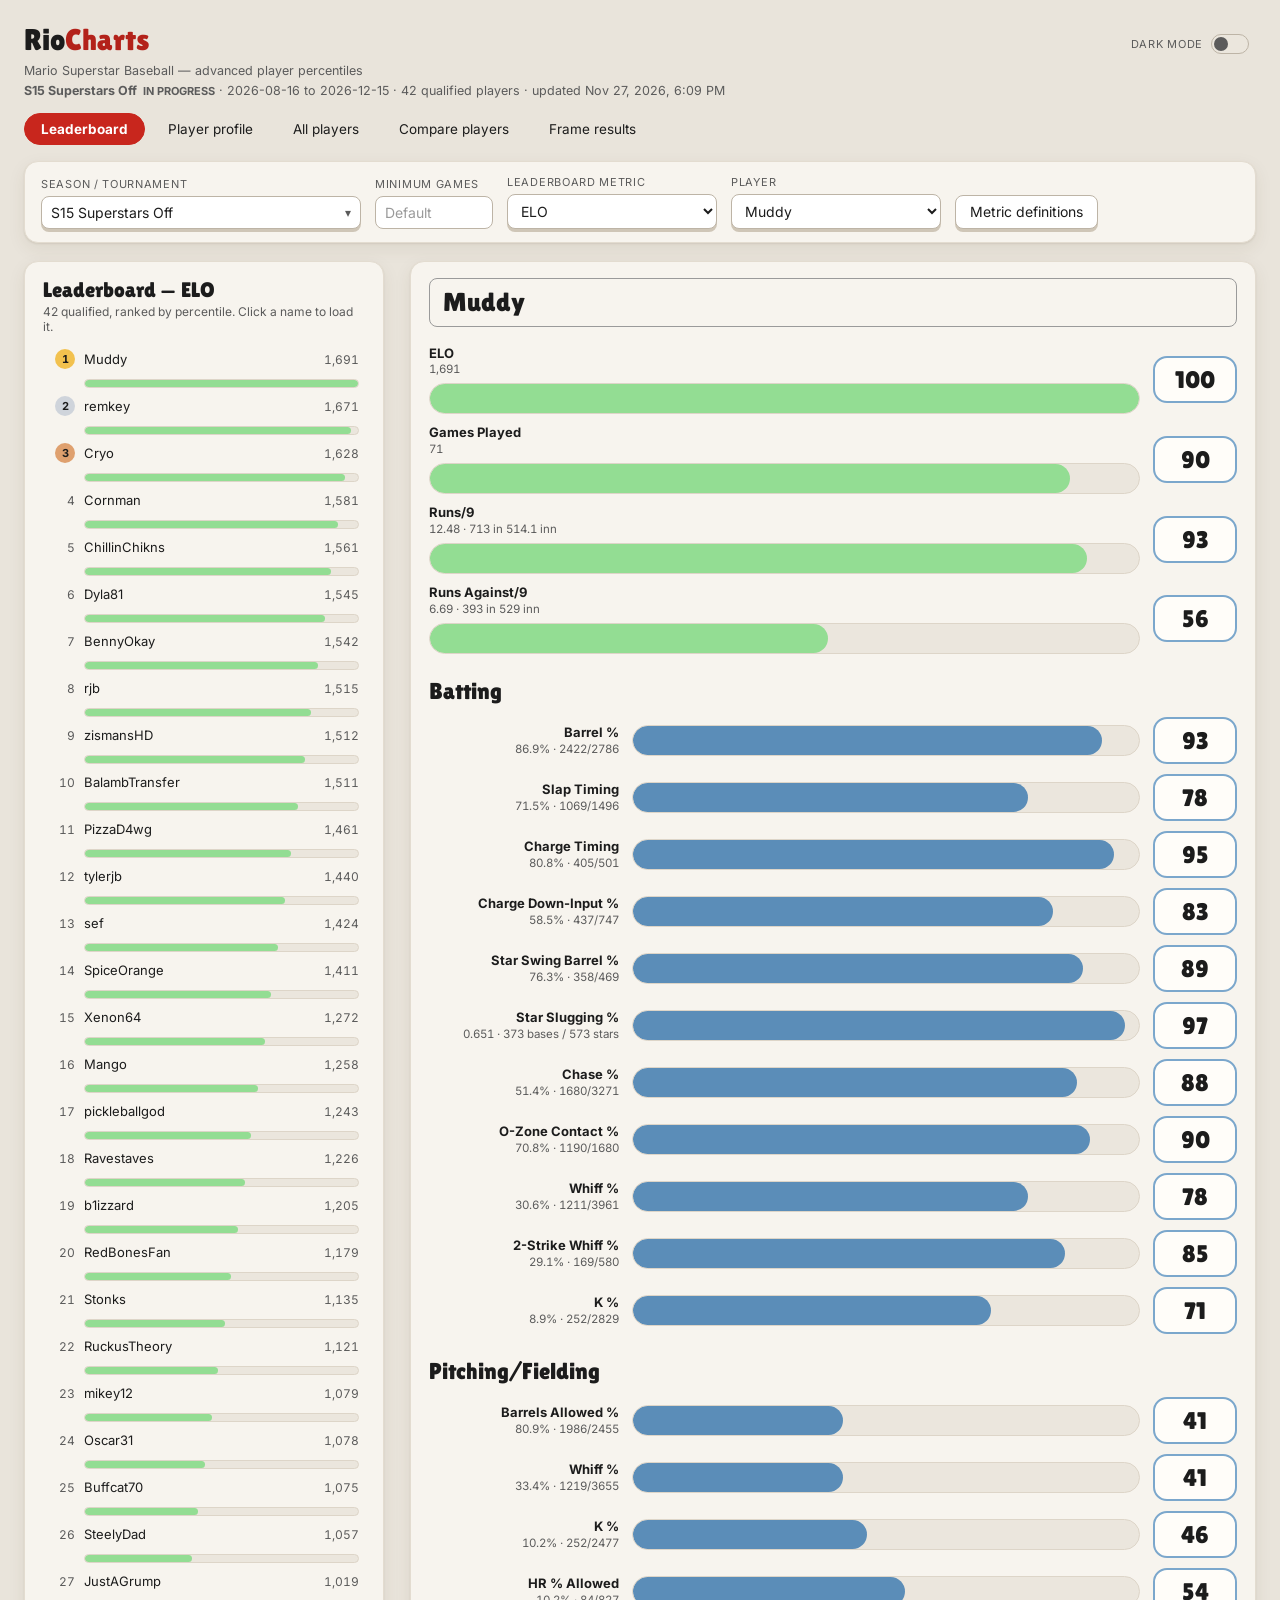
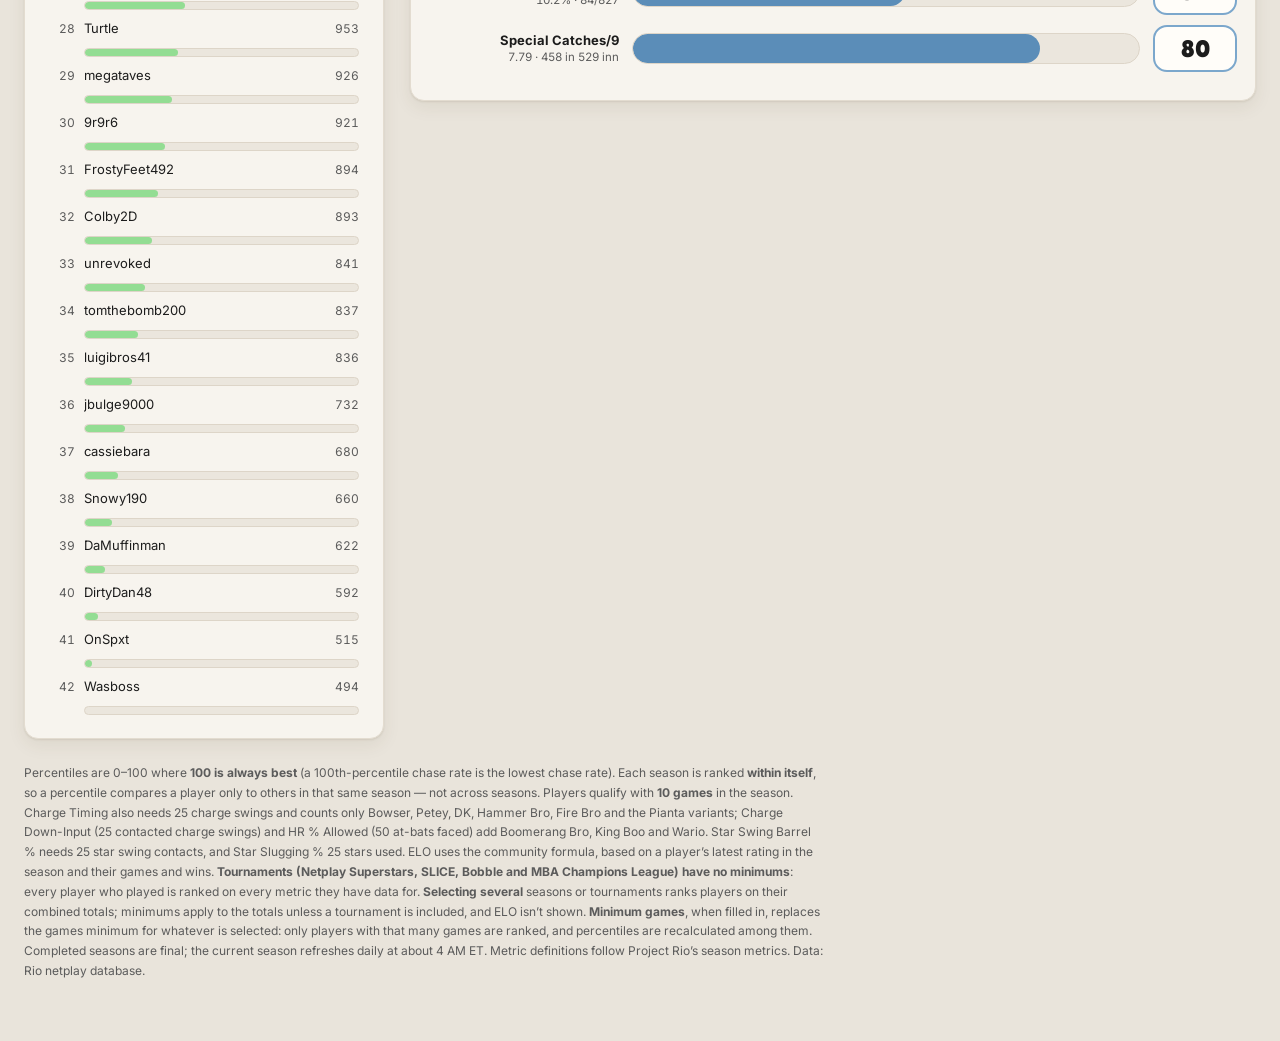
<file: site/index.html>
<!DOCTYPE html>
<html lang="en">
<head>
<meta charset="utf-8">
<meta name="viewport" content="width=device-width, initial-scale=1">
<title>RioCharts</title>
<script>
/* Apply a saved theme before the first paint, so a reload in dark mode doesn't flash light. */
try{var t=localStorage.getItem("mssb-theme");if(t==="dark"||t==="light")document.documentElement.setAttribute("data-theme",t);}catch(e){}
</script>
<link rel="stylesheet" href="shared.css">
<style>
  .season-field{width:320px;max-width:100%}
  .cols{display:grid;grid-template-columns:360px minmax(0,1fr);gap:26px;align-items:start}
  @media(max-width:1040px){.cols{grid-template-columns:1fr}}

  /* ---- leaderboard ---- */
  .lb-row{display:grid;grid-template-columns:26px minmax(0,1fr) 54px;gap:9px;align-items:center;
          padding:5px 2px;border-bottom:1px solid var(--rowline);font-size:13px}
  .lb-row:last-child{border-bottom:none}
  .lb-rank{color:var(--muted);text-align:right;font-variant-numeric:tabular-nums;font-size:12px}
  .lb-name{overflow:hidden;text-overflow:ellipsis;white-space:nowrap;cursor:pointer}
  .lb-name:hover{text-decoration:underline}
  .lb-val{text-align:right;font-variant-numeric:tabular-nums;color:var(--muted);font-size:12px}
  .lb-barwrap{grid-column:2/4}
  .lb-track{background:var(--track);border:1px solid var(--trackline);height:9px;margin-top:3px}
  .lb-track>i{display:block;height:100%}

  /* ---- player name ---- */
  .pname{margin-bottom:18px}
  .pname .box{background:var(--chrome);border:1px solid var(--boxborder);padding:7px 13px;
              font-size:26px;line-height:1.25;overflow:hidden;text-overflow:ellipsis;white-space:nowrap}

  /* ---- slider rows ---- */
  .srow{display:grid;grid-template-columns:190px minmax(0,1fr) 84px;gap:13px;
        align-items:center;margin-bottom:10px}
  .srow.gen{grid-template-columns:minmax(0,1fr) 84px}
  .gstack{display:flex;flex-direction:column;gap:6px;min-width:0}
  .slab{font-size:13px;font-weight:700;text-align:right;line-height:1.3}
  .srow.gen .slab{text-align:left}
</style>
<!-- Last, so it wins ties with the page styles above. -->
<link rel="stylesheet" href="playful.css">
</head>
<body>
<div class="wrap">
<header>
  <div class="topbar">
    <h1>Rio<b>Charts</b></h1>
    <button type="button" class="theme-toggle" id="theme-toggle" role="switch" aria-checked="false">
      <span>Dark mode</span><span class="tt-track" aria-hidden="true"><span class="tt-knob"></span></span>
    </button>
  </div>
  <p id="meta" class="meta">Mario Superstar Baseball &mdash; advanced player percentiles</p>
  <nav class="tabs" aria-label="Pages">
    <a href="index.html" aria-current="page">Leaderboard</a>
    <a href="profile.html">Player profile</a>
    <a href="players.html">All players</a>
    <a href="compare.html">Compare players</a>
    <a href="frames.html">Frame results</a>
  </nav>
</header>

<div id="warn"></div>

<div class="controls">
  <div class="season-field">
    <label for="season-btn">Season / Tournament</label>
    <div id="season-picker"></div>
  </div>
  <div>
    <label for="min-games">Minimum games</label>
    <input type="number" id="min-games" class="min-games" min="1" max="999" step="1" inputmode="numeric"
           placeholder="Default" title="Only rank players with at least this many games. Blank: the usual rules.">
  </div>
  <div>
    <label for="metric">Leaderboard metric</label>
    <select id="metric"></select>
  </div>
  <div>
    <label for="player">Player</label>
    <select id="player"></select>
  </div>
  <div>
    <button type="button" class="btn" id="defs-btn">Metric definitions</button>
  </div>
</div>

<div class="mode-note" id="mode-note" role="note" hidden></div>

<div class="cols">
  <div class="panel">
    <h2 id="lb-title">Leaderboard</h2>
    <p class="sub" id="lb-sub">Ranked by the selected metric&rsquo;s percentile. Click a name to load it.</p>
    <div id="lb"></div>
  </div>
  <div class="panel">
    <div class="pname">
      <div class="box" id="pd-title">Player</div>
    </div>
    <div id="pd"></div>
  </div>
</div>

<footer>
  Percentiles are 0&ndash;100 where <b>100 is always best</b> (a 100th-percentile chase rate is
  the lowest chase rate). Each season is ranked <b>within itself</b>, so a percentile compares a
  player only to others in that same season &mdash; not across seasons.
  Players qualify with <b>10 games</b> in the season. Charge Timing also needs 25 charge swings
  and counts only Bowser, Petey, DK, Hammer Bro, Fire Bro and the Pianta variants; Charge Down-Input
  (25 contacted charge swings) and HR&nbsp;% Allowed (50 at-bats faced) add Boomerang Bro, King Boo
  and Wario. Star Swing Barrel % needs 25 star swing contacts, and Star Slugging % 25 stars used.
  ELO uses the community formula, based on a player&rsquo;s latest rating in the season and their
  games and wins.
  <b>Tournaments (Netplay Superstars, SLICE, Bobble and MBA Champions League) have no minimums</b>: every
  player who played is ranked on every metric they have data for.
  <b>Selecting several</b> seasons or tournaments ranks players on their combined totals; minimums
  apply to the totals unless a tournament is included, and ELO isn&rsquo;t shown.
  <b>Minimum games</b>, when filled in, replaces the games minimum for whatever is selected: only
  players with that many games are ranked, and percentiles are recalculated among them.
  Completed seasons are final; the current season refreshes daily at about 4&nbsp;AM&nbsp;ET.
  Metric definitions follow Project Rio&rsquo;s season metrics. Data: Rio netplay database.
</footer>
</div>

<!-- The manifest lists every season; each season's players live in their own
     file under data/seasons/ and are loaded on demand by shared.js. -->
<script src="data/manifest.js"></script>
<script src="shared.js"></script>
<script>
"use strict";
const {METRICS, GROUPS, GCOLOR, fmt, menuLabel, esc, whyNot} = MSSB;
let S = null, curKey = "";   /* the selection on screen, and the key of the one last picked */
let picker = null, minGames = null;

function init(){
  document.getElementById("defs-btn").onclick = MSSB.openDefinitions;
  if(!MSSB.seasons.length){
    document.getElementById("warn").innerHTML = `<div class="warn">No season data found. Run
      <code>python build_seasons.py</code> to generate <code>site/data/</code>.</div>`;
    return;
  }

  const ms = document.getElementById("metric");
  METRICS.forEach(x=>{
    const o=document.createElement("option"); o.value=x.k; o.textContent=menuLabel(x);
    ms.appendChild(o);
  });
  ms.value = "gen_adjusted_elo";

  const start = [MSSB.latestSeason().slug];   /* newest season by default */
  picker = MSSB.seasonPicker(document.getElementById("season-picker"),
                             {selected: start, onChange: selectSeason, buttonId: "season-btn"});

  ms.onchange = renderLB;
  document.getElementById("player").onchange = renderPlayer;
  let typing;
  document.getElementById("min-games").addEventListener("input", e=>{
    clearTimeout(typing);
    typing = setTimeout(()=>{
      const next = MSSB.parseMinGames(e.target.value);
      if(next === minGames) return;
      minGames = next;
      selectSeason(picker.get());
    }, 250);
  });

  selectSeason(start);
}

/* slugs: one season/tournament, or several to combine. */
function selectSeason(slugs){
  const key = MSSB.selectionKey(slugs) + "@" + (minGames ?? "");
  curKey = key;
  let settled = false;
  /* Only flash "Loading" when the files are actually slow to arrive. */
  setTimeout(()=>{
    if(settled || curKey!==key) return;
    document.getElementById("lb").innerHTML =
      `<p class="sub">Loading ${esc(MSSB.selectionLabel(slugs))}&hellip;</p>`;
    document.getElementById("pd").innerHTML = "";
  }, 150);
  MSSB.loadSelection(slugs, minGames).then(
    season=>{ settled = true; if(curKey===key) show(season); },
    err=>{
      settled = true;
      if(curKey!==key) return;
      S = null;
      document.getElementById("lb").innerHTML = "";
      document.getElementById("pd").innerHTML = "";
      document.getElementById("warn").innerHTML = `<div class="warn">${esc(err.message)}</div>`;
    });
}

function show(season){
  const s = season.entry, ps = document.getElementById("player"), keep = ps.value;
  S = season;
  document.getElementById("warn").innerHTML = season.missing.length
    ? `<div class="warn"><b>${esc(s.name)}: missing ${season.missing.length} expected metric(s)
        or field(s):</b> ${esc(season.missing.join(", "))}.<br>Re-run
        <code>build_seasons.py</code>; if that doesn't fix it, the data and this page
        have diverged.</div>`
    : "";

  const tournament = MSSB.isTournament(s), combined = MSSB.isCombined(s), open = MSSB.noMinimums(s);
  const min = s.minGames ?? null, games = n => `${n} game${n===1 ? "" : "s"}`;
  const parts = combined
    ? [s.seasonCount && `${s.seasonCount} season${s.seasonCount===1 ? "" : "s"}`,
       s.tournamentCount && `${s.tournamentCount} tournament${s.tournamentCount===1 ? "" : "s"}`]
        .filter(Boolean).join(" + ") + " combined" : "";
  document.getElementById("meta").innerHTML =
    `Mario Superstar Baseball &mdash; advanced player percentiles` +
    `<br><b title="${esc(s.name)}">${esc(combined ? s.label : s.name)}</b>` + MSSB.badge(s) +
    (combined ? ` &middot; ${esc(parts)}` : "") +
    ` &middot; ${esc(s.start)} to ${esc(s.end)}` +
    (min != null ? ` &middot; ${s.qualified} players with ${min}+ games`
     : open ? ` &middot; ${s.players} players &middot; no minimums`
     : ` &middot; ${s.qualified} qualified players`) +
    ` &middot; updated ${esc(MSSB.updatedLabel(s))}`;
  /* The rule sentence: the minimum games filter when it's set, otherwise the
     selection's own minimums. */
  const rule = min != null
    ? `<b>Minimum ${games(min)}${combined ? " across the selection" : ""}:</b> only players with at least
       that many are ranked, and percentiles are recalculated among them. ` +
      (open ? `No other minimums apply.`
            : `This replaces the usual ${MSSB.DEFAULT_MIN_GAMES}-game minimum; the other minimums
               (such as 25 charge swings) still apply.`)
    : combined
      ? (s.includesTournament
          ? `Includes a tournament, so no minimums apply.`
          : `Season minimums apply to the combined totals (10 games, and so on).`)
      : tournament ? esc(MSSB.TOURNAMENT_NOTE) : "";
  const note = document.getElementById("mode-note");
  note.hidden = !(tournament || combined || min != null);
  note.innerHTML = (combined
    ? `<b>Combined selection:</b> ${esc(s.name)}. Players are ranked on their totals across all of
       them. <b>${esc(MSSB.ELO_NOTE)}</b> `
    : tournament
      ? `<b>${esc(MSSB.tournamentSeries(s))} tournament${min != null ? "." : ": no minimums."}</b> ` : "") + rule;

  ps.innerHTML = "";
  season.players.forEach(x=>{   /* already sorted by name */
    const o=document.createElement("option"); o.value=x.name; o.textContent=x.name;
    ps.appendChild(o);
  });
  /* Stay on the same player across seasons when they played in both;
     otherwise open the top ELO player (most games, for a multiple selection). */
  const top = season.board(METRICS[0])[0] ||
    season.board(METRICS.find(m=>m.k==="gen_games_played"))[0] || season.players[0];
  if(season.players.some(p=>p.name===keep)) ps.value = keep;
  else if(top) ps.value = top.name;

  renderLB(); renderPlayer();
}

function renderLB(){
  if(!S) return;
  const m = METRICS.find(x=>x.k===document.getElementById("metric").value);
  document.getElementById("lb-title").textContent = "Leaderboard — " + menuLabel(m);
  const ranked = S.board(m), open = MSSB.noMinimums(S.entry), combined = MSSB.isCombined(S.entry);
  const min = S.entry.minGames ?? null;
  document.getElementById("lb-sub").textContent = combined && m.k === "gen_adjusted_elo"
    ? "Not ranked for multiple selections."
    : (min != null ? `${ranked.length} players with ${min}+ games`
       : open ? `${ranked.length} players, no minimums` : `${ranked.length} qualified`) +
      (combined ? ", ranked on combined totals" : ", ranked by percentile") + ". Click a name to load it.";
  const colr = GCOLOR[m.g];
  const el = document.getElementById("lb");
  el.innerHTML = ranked.map((p,i)=>{
    const c = S.cell(p,m);
    return `<div class="lb-row">
      <div class="lb-rank">${i+1}</div>
      <div class="lb-name" data-u="${esc(p.name)}">${esc(p.name)}</div>
      <div class="lb-val">${fmt(m,c.value)}</div>
      <div class="lb-barwrap"><div class="lb-track"><i style="width:${c.pct}%;background:${colr}"></i></div></div>
    </div>`;
  }).join("") || (combined && m.k === "gen_adjusted_elo"
    ? `<p class="sub"><b>${esc(MSSB.ELO_NOTE)}</b> Pick another metric, or a single season or tournament.</p>`
    : min != null
      ? `<p class="sub">No player with ${min}+ games qualifies for this metric in this selection.</p>`
    : open
      ? `<p class="sub">No player has data for this metric in this selection.</p>`
      : `<p class="sub">No qualified players yet. Players appear once they reach
         10 games, usually a few days into a new season.</p>`);
  el.querySelectorAll(".lb-name").forEach(n=>{
    n.onclick = ()=>{ document.getElementById("player").value=n.dataset.u; renderPlayer(); };
  });
}

function renderPlayer(){
  const name = document.getElementById("player").value;
  const p = S && S.players.find(x=>x.name===name);
  document.getElementById("pd-title").textContent = name || "Player";
  const el = document.getElementById("pd");
  if(!p){ el.innerHTML=""; return; }
  const games = S.games(p);
  el.innerHTML = GROUPS.map(([gk,gl])=>{
    const bars = METRICS.filter(m=>m.g===gk).map(m=>{
      const c = S.cell(p,m) || {}, colr = GCOLOR[gk];
      const n = MSSB.counts(m, c);
      const counts = n ? ` <span title="${esc(n.title)}">&middot; ${esc(n.text)}</span>` : "";
      const why = c.ok ? "" : `<span class="why">${esc(whyNot(m, c, games, S.entry))}</span>`;
      const track = `<div class="strack"><i style="width:${c.ok?c.pct:0}%;background:${colr}"></i></div>`;
      const lab = `<div class="slab">${m.label}<span class="raw">${fmt(m,c.value)}${counts}</span>${why}</div>`;
      const box = c.ok
        ? `<div class="sval" title="${c.pct.toFixed(1)}th percentile of ${c.pool} players">${Math.round(c.pct)}</div>`
        : `<div class="sval na" title="${esc(whyNot(m, c, games, S.entry))}">n/a</div>`;
      return gk==="general"
        ? `<div class="srow gen"><div class="gstack">${lab}${track}</div>${box}</div>`
        : `<div class="srow">${lab}${track}${box}</div>`;
    }).join("");
    return (gl?`<div class="grp">${gl}</div>`:"") + bars;
  }).join("");
}
init();
</script>
</body>
</html>
</file>
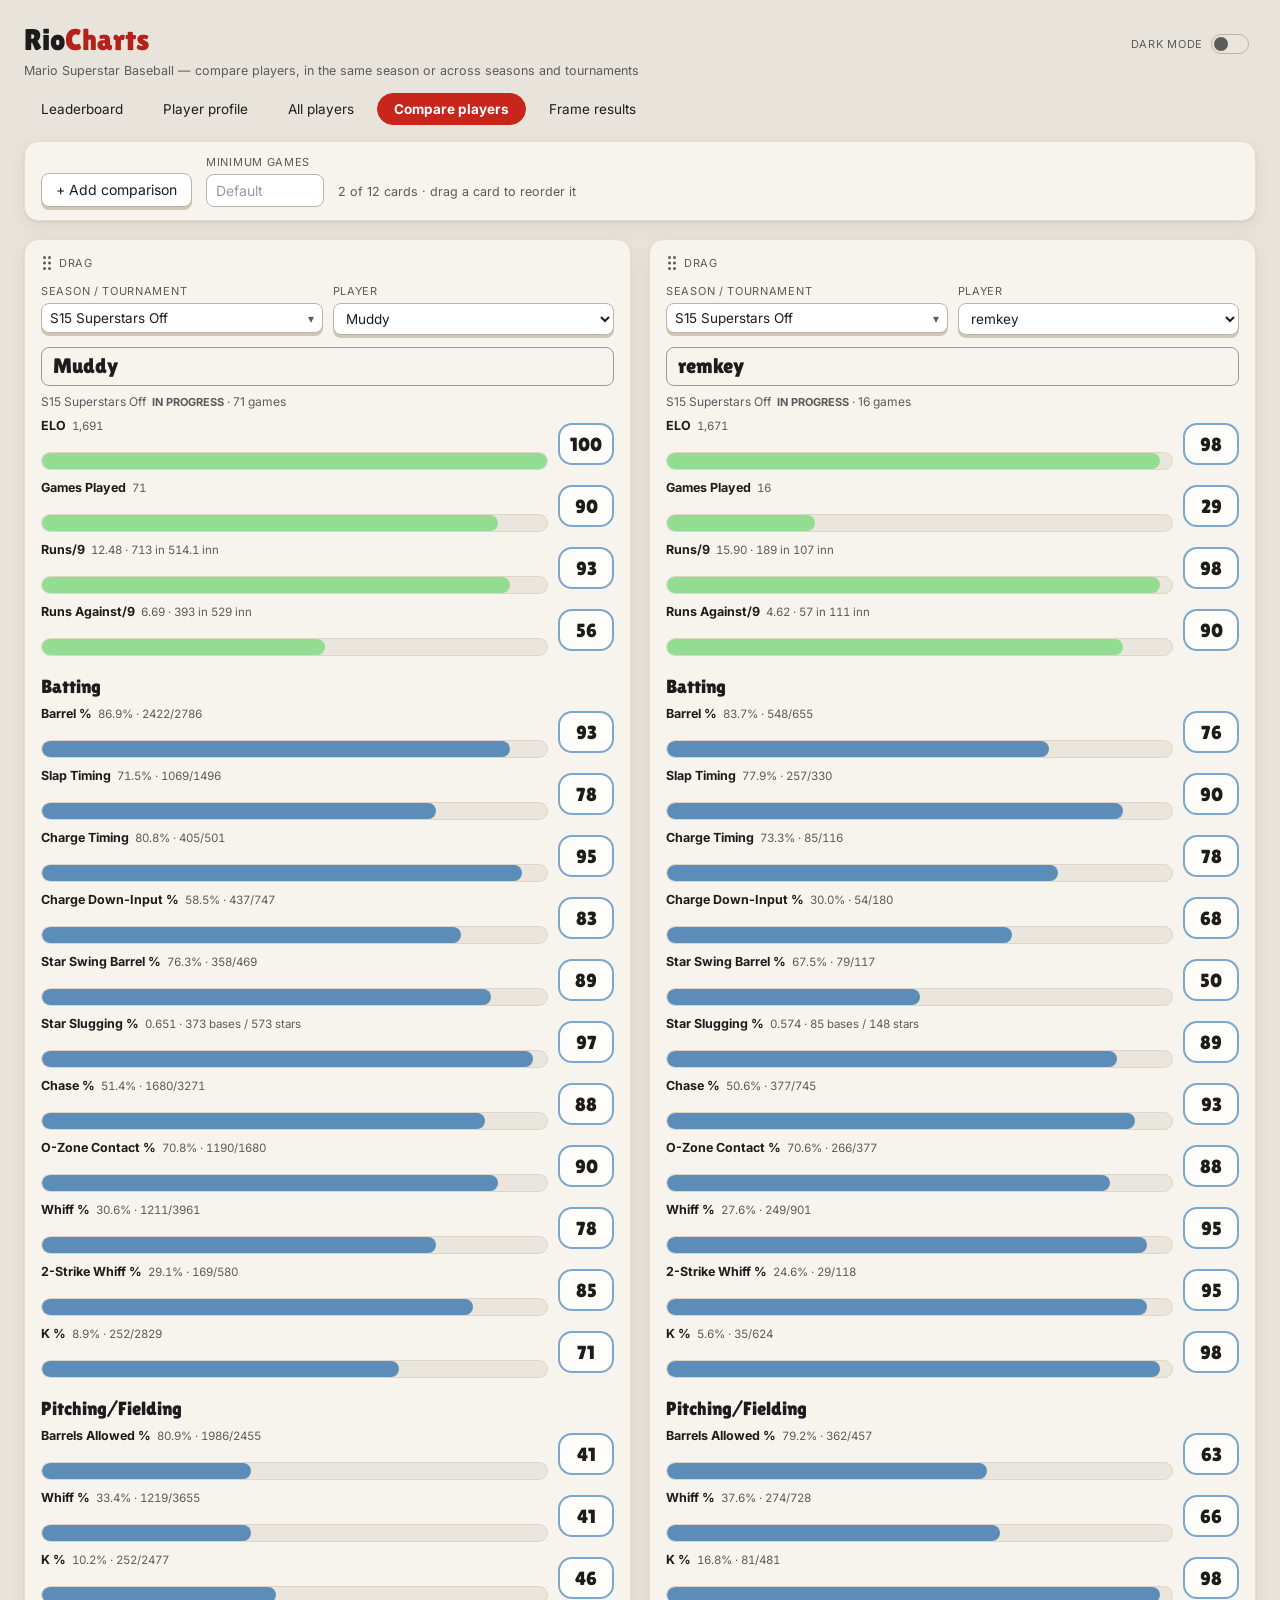
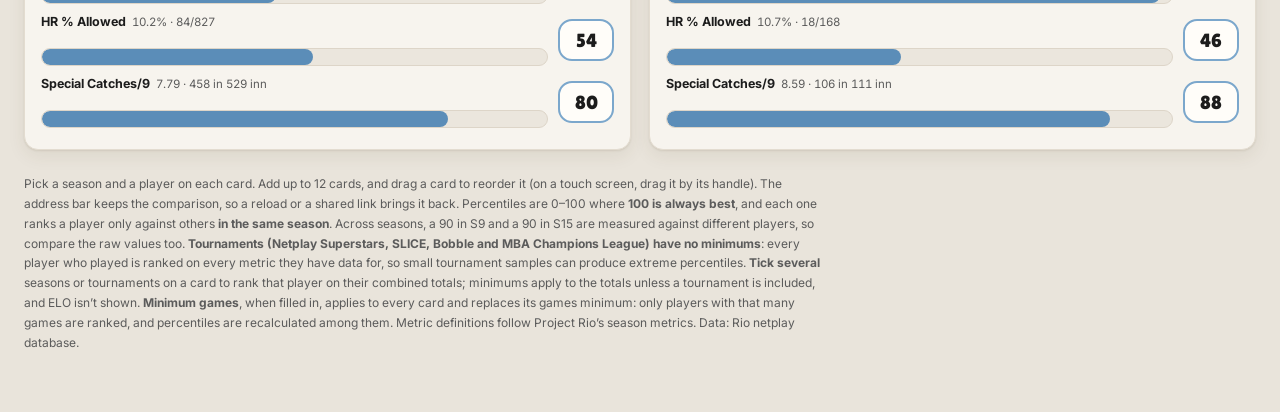
<file: site/compare.html>
<!DOCTYPE html>
<html lang="en">
<head>
<meta charset="utf-8">
<meta name="viewport" content="width=device-width, initial-scale=1">
<title>Compare Players · RioCharts</title>
<script>
/* Apply a saved theme before the first paint, so a reload in dark mode doesn't flash light. */
try{var t=localStorage.getItem("mssb-theme");if(t==="dark"||t==="light")document.documentElement.setAttribute("data-theme",t);}catch(e){}
</script>
<link rel="stylesheet" href="shared.css">
<style>
  .controls .note{color:var(--muted);font-size:12.5px;margin:0 0 8px}

  /* Cards fill the row: two share it half and half; more wrap at 320px. */
  .cards{display:grid;grid-template-columns:repeat(auto-fit,minmax(min(320px,100%),1fr));gap:18px}
  .controls .note{min-width:0}
  .card{padding:10px 16px 16px;min-width:0;user-select:none;-webkit-user-select:none}

  .card-head{display:flex;align-items:center;justify-content:space-between;margin:0 -8px 8px}
  .grip{display:flex;align-items:center;gap:7px;background:none;border:1px solid transparent;
        padding:4px 8px;color:var(--muted);cursor:grab;touch-action:none;font-family:var(--sans);
        font-size:11px;text-transform:uppercase;letter-spacing:.7px}
  .grip:hover{border-color:var(--line);color:var(--ink)}
  .card-remove{background:none;border:1px solid transparent;font-size:23px;line-height:1;
               width:32px;height:32px;cursor:pointer;color:var(--muted)}
  .card-remove:hover{color:var(--ink);border-color:var(--line)}

  /* minmax(0,1fr) and min-width:0 let the menus shrink below their longest
     option, which would otherwise push a narrow card past the screen edge. */
  .card-controls{display:grid;grid-template-columns:minmax(0,1fr) minmax(0,1fr);gap:10px;margin-bottom:12px}
  .card-controls label{display:block;min-width:0;font-size:11px;color:var(--muted);text-transform:uppercase;
                       letter-spacing:.7px}
  .c-field{min-width:0}
  .card .picker-btn{margin-top:5px;padding:6px 8px;font-size:13.5px}
  .card-controls select{display:block;width:100%;margin-top:5px;background:var(--surface);color:var(--ink);
                        border:1px solid var(--line);padding:6px 8px;font-size:13.5px;
                        font-family:var(--sans);text-transform:none;letter-spacing:0}

  .c-title{background:var(--chrome);border:1px solid var(--boxborder);padding:5px 11px;font-size:21px;
           line-height:1.3;overflow:hidden;text-overflow:ellipsis;white-space:nowrap}
  .c-meta{color:var(--muted);font-size:12px;line-height:1.5;margin:7px 0 2px;min-height:18px}
  .floor-note{color:var(--why)}

  /* Every row is the same height in every card, so a metric sits at the same
     height across the whole comparison and can be read straight across. */
  .card .grp{font-size:19px;margin:14px 0 4px}
  .crow{display:grid;grid-template-columns:minmax(0,1fr) 56px;gap:10px;align-items:center;height:62px}
  .cstack{display:flex;flex-direction:column;min-width:0}
  .clab{font-size:12.5px;font-weight:700;line-height:1.35;white-space:nowrap;overflow:hidden;
        text-overflow:ellipsis}
  .clab .raw{display:inline;margin:0 0 0 6px}
  .card .why{height:15px;margin:0;white-space:nowrap;overflow:hidden;text-overflow:ellipsis}
  .card .strack{height:18px;margin-top:2px}
  .card .sval{height:42px;font-size:19px}
  .card .sval.na{font-size:14px}

  /* ---- dragging ---- */
  .card-placeholder{border:2px dashed var(--boxline);background:var(--drop-zone)}
  .card.dragging{box-shadow:0 16px 40px var(--shadow);opacity:.97}
  body.is-dragging, body.is-dragging *{cursor:grabbing !important}
</style>
<!-- Last, so it wins ties with the page styles above. -->
<link rel="stylesheet" href="playful.css">
</head>
<body>
<div class="wrap">
<header>
  <div class="topbar">
    <h1>Rio<b>Charts</b></h1>
    <button type="button" class="theme-toggle" id="theme-toggle" role="switch" aria-checked="false">
      <span>Dark mode</span><span class="tt-track" aria-hidden="true"><span class="tt-knob"></span></span>
    </button>
  </div>
  <p class="meta">Mario Superstar Baseball &mdash; compare players, in the same season or across seasons and tournaments</p>
  <nav class="tabs" aria-label="Pages">
    <a href="index.html">Leaderboard</a>
    <a href="profile.html">Player profile</a>
    <a href="players.html">All players</a>
    <a href="compare.html" aria-current="page">Compare players</a>
    <a href="frames.html">Frame results</a>
  </nav>
</header>

<div id="warn"></div>

<div class="controls">
  <div>
    <button type="button" class="btn" id="add">+ Add comparison</button>
  </div>
  <div>
    <label for="min-games">Minimum games</label>
    <input type="number" id="min-games" class="min-games" min="1" max="999" step="1" inputmode="numeric"
           placeholder="Default" title="Only rank players with at least this many games, on every card. Blank: the usual rules.">
  </div>
  <p class="note" id="count"></p>
</div>

<div class="cards" id="cards"></div>
<div class="sr-only" id="live" aria-live="polite"></div>

<footer>
  Pick a season and a player on each card. Add up to 12 cards, and drag a card to reorder it
  (on a touch screen, drag it by its handle). The address bar keeps the comparison, so a
  reload or a shared link brings it back.
  Percentiles are 0&ndash;100 where <b>100 is always best</b>, and each one ranks a player only
  against others <b>in the same season</b>. Across seasons, a 90 in S9 and a 90 in S15 are
  measured against different players, so compare the raw values too.
  <b>Tournaments (Netplay Superstars, SLICE, Bobble and MBA Champions League) have no minimums</b>: every
  player who played is ranked on every metric they have data for, so small tournament samples can produce
  extreme percentiles.
  <b>Tick several</b> seasons or tournaments on a card to rank that player on their combined totals;
  minimums apply to the totals unless a tournament is included, and ELO isn&rsquo;t shown.
  <b>Minimum games</b>, when filled in, applies to every card and replaces its games minimum: only
  players with that many games are ranked, and percentiles are recalculated among them.
  Metric definitions follow Project Rio&rsquo;s season metrics. Data: Rio netplay database.
</footer>
</div>

<script src="data/manifest.js"></script>
<script src="shared.js"></script>
<script>
"use strict";
const {METRICS, GROUPS, GCOLOR, fmt, esc, whyNot} = MSSB;
const MAX_CARDS = 12, MIN_CARDS = 2;
const grid = document.getElementById("cards");
const GRIP = `<svg width="10" height="16" viewBox="0 0 10 16" aria-hidden="true"><g fill="currentColor">
  <circle cx="2.5" cy="2.5" r="1.5"/><circle cx="7.5" cy="2.5" r="1.5"/><circle cx="2.5" cy="8" r="1.5"/>
  <circle cx="7.5" cy="8" r="1.5"/><circle cx="2.5" cy="13.5" r="1.5"/><circle cx="7.5" cy="13.5" r="1.5"/></g></svg>`;

const cards = ()=>[...grid.querySelectorAll(".card")];
const announce = msg=>{ document.getElementById("live").textContent = msg; };
let minGames = null;   /* the minimum games filter, shared by every card */

/* ---- the comparison lives in the URL: #c=<season>[+<season>...]~<user id>,...[&min=<games>] ---- */
function readHash(){
  const mg = location.hash.match(/[#&]min=(\d+)/);
  minGames = mg ? MSSB.parseMinGames(mg[1]) : null;
  const m = location.hash.match(/^#c=([^&]*)/);
  if(!m) return [];
  return decodeURIComponent(m[1]).split(",").slice(0, MAX_CARDS).map(part=>{
    const [slugPart, id] = part.split("~");
    return {slugs: MSSB.orderSlugs((slugPart || "").split("+")), userId: /^\d+$/.test(id || "") ? +id : null};
  }).filter(spec=>spec.slugs.length);
}
function writeHash(){
  const specs = cards().map(el=>`${MSSB.selectionKey(el._st.slugs)}~${el._st.userId ?? ""}`);
  history.replaceState(null, "", "#c=" + specs.join(",") + (minGames == null ? "" : "&min=" + minGames));
}

/* ---- cards ---- */
let cardSeq = 0;
function addCard(spec){
  const el = document.createElement("section");
  const pickerId = "card-season-" + (++cardSeq);
  el.className = "card panel";
  el._st = {slugs: spec.slugs, userId: spec.userId, season: null};
  el.innerHTML = `
    <div class="card-head">
      <button type="button" class="grip" aria-label="Move card: drag it, or use the arrow keys">${GRIP}<span>Drag</span></button>
      <button type="button" class="card-remove" aria-label="Remove this card">&times;</button>
    </div>
    <div class="card-controls">
      <div class="c-field"><label for="${pickerId}">Season / Tournament</label><div class="c-season"></div></div>
      <label>Player<select class="c-player"></select></label>
    </div>
    <div class="c-title">&nbsp;</div>
    <div class="c-meta"></div>
    <div class="c-body"></div>`;

  MSSB.seasonPicker(el.querySelector(".c-season"), {
    selected: spec.slugs, buttonId: pickerId,
    onChange: slugs=>{ el._st.slugs = slugs; loadCard(el); },
  });
  el.querySelector(".c-player").onchange = e=>{
    el._st.userId = +e.target.value; renderCard(el); writeHash();
  };
  el.querySelector(".card-remove").onclick = ()=>{
    el.remove(); refreshChrome(); writeHash(); announce("Card removed.");
  };
  el.querySelector(".grip").onkeydown = e=>moveByKey(el, e);

  grid.appendChild(el);
  loadCard(el);
  refreshChrome();
  return el;
}

function loadCard(el){
  const cardKey = ()=>MSSB.selectionKey(el._st.slugs) + "@" + (minGames ?? "");
  const key = cardKey(), sameKey = ()=>cardKey() === key;
  el.querySelector(".c-body").innerHTML = `<p class="sub">Loading&hellip;</p>`;
  MSSB.loadSelection(el._st.slugs, minGames).then(season=>{
    if(!sameKey() || !el.isConnected) return;   /* changed or removed meanwhile */
    el._st.season = season;
    const ps = el.querySelector(".c-player");
    ps.innerHTML = "";
    season.players.forEach(p=>{   /* already sorted by name */
      const o = document.createElement("option"); o.value = String(p.id); o.textContent = p.name;
      ps.appendChild(o);
    });
    /* A user id is the same in every season, so switching season keeps the
       player whenever they played in the new one. */
    if(!season.byId.has(el._st.userId)) el._st.userId = pickDefault(season, el);
    if(el._st.userId != null) ps.value = String(el._st.userId);
    renderCard(el);
    writeHash();
  }, err=>{
    if(!sameKey()) return;
    el._st.season = null;
    el.querySelector(".c-player").innerHTML = "";
    el.querySelector(".c-title").innerHTML = "&nbsp;";
    el.querySelector(".c-meta").textContent = "";
    el.querySelector(".c-body").innerHTML = `<div class="warn">${esc(err.message)}</div>`;
  });
}

/* The best ELO player in the selection who isn't already on another card with the
   same selection (most games, for a multiple selection, which has no ELO). */
function pickDefault(season, el){
  const key = season.entry.slug;
  const taken = new Set(cards().filter(c=>c!==el && MSSB.selectionKey(c._st.slugs)===key).map(c=>c._st.userId));
  const games = METRICS.find(m=>m.k==="gen_games_played");
  const pick = season.board(METRICS[0]).find(p=>!taken.has(p.id))
    || season.board(games).find(p=>!taken.has(p.id))
    || season.players.find(p=>!taken.has(p.id)) || season.players[0];
  return pick ? pick.id : null;
}

function renderCard(el){
  const season = el._st.season;
  if(!season) return;
  const s = season.entry, p = season.byId.get(el._st.userId);
  const title = el.querySelector(".c-title"), meta = el.querySelector(".c-meta"),
        body = el.querySelector(".c-body");
  if(season.missing.length){
    title.innerHTML = "&nbsp;"; meta.textContent = "";
    body.innerHTML = `<div class="warn">${esc(s.name)} is missing ${esc(season.missing.join(", "))}.</div>`;
    return;
  }
  if(!p){
    title.innerHTML = "&nbsp;";
    meta.innerHTML = esc(s.name) + MSSB.badge(s);
    body.innerHTML = `<p class="sub">No players in this season yet.</p>`;
    return;
  }
  const games = season.games(p), seasonFloor = (MSSB.rules.gen_games_played || [])[1];
  title.textContent = p.name;
  const tournament = MSSB.isTournament(s), combined = MSSB.isCombined(s), min = s.minGames ?? null;
  /* Kept no longer than the usual notes, so the meta line never wraps onto a
     second line in one card only and pushes its rows out of line. */
  const filterTip = min != null ? ` Minimum games filter: only players with ${min}+ games are ranked.` : "";
  const note = combined
    ? `<span class="floor-note" title="${esc(s.name + ". Ranked on combined totals. " + MSSB.ELO_NOTE + filterTip)}">combined${
        min != null ? `, min ${min} games`
        : s.includesTournament ? ", no minimums" : seasonFloor != null && games < seasonFloor ? `, below the ${seasonFloor}-game floor` : ""
      }</span>`
    : tournament
      ? `<span class="floor-note" title="${esc(min != null ? filterTip.trim() : MSSB.TOURNAMENT_NOTE)}">tournament, ${
          min != null ? `min ${min} games` : "no minimums"}</span>`
      : min != null
        ? (games < min ? `<span class="floor-note" title="${esc(filterTip.trim())}">below the ${min}-game minimum</span>` : "")
        : seasonFloor != null && games < seasonFloor ? `<span class="floor-note">below the ${seasonFloor}-game floor</span>` : "";
  meta.innerHTML = `<span title="${esc(s.name)}">${esc(combined ? s.label : s.name)}</span>` +
    (combined ? "" : MSSB.badge(s)) + ` &middot; ${games} game${games===1 ? "" : "s"}` +
    (note ? ` &middot; ${note}` : "");
  body.innerHTML = GROUPS.map(([gk, gl])=>
    (gl ? `<div class="grp">${gl}</div>` : "") +
    METRICS.filter(m=>m.g===gk).map(m=>rowHTML(season, p, m, games)).join("")
  ).join("");
}

function rowHTML(season, p, m, games){
  const c = season.cell(p, m) || {};
  const n = MSSB.counts(m, c);
  const counts = n ? ` · ${n.text}` : "";
  const why = c.ok ? "" : whyNot(m, c, games, season.entry);
  const tip = n ? n.title : `${m.label}: ${fmt(m, c.value)}`;
  const box = c.ok
    ? `<div class="sval" title="${c.pct.toFixed(1)}th percentile of ${c.pool} players in ${esc(season.entry.name)}">${Math.round(c.pct)}</div>`
    : `<div class="sval na" title="${esc(why)}">n/a</div>`;
  return `<div class="crow">
    <div class="cstack">
      <div class="clab" title="${esc(tip)}">${m.label}<span class="raw">${fmt(m, c.value)}${counts}</span></div>
      <div class="why">${esc(why)}</div>
      <div class="strack"><i style="width:${c.ok ? c.pct : 0}%;background:${GCOLOR[m.g]}"></i></div>
    </div>${box}</div>`;
}

function refreshChrome(){
  const n = cards().length;
  document.getElementById("add").disabled = n >= MAX_CARDS;
  document.getElementById("count").textContent =
    `${n} of ${MAX_CARDS} cards` + (n >= MAX_CARDS ? " (maximum)" : "") + " · drag a card to reorder it";
  cards().forEach(c=>{ c.querySelector(".card-remove").hidden = n <= MIN_CARDS; });
}

document.getElementById("add").onclick = ()=>{
  if(cards().length >= MAX_CARDS) return;
  const last = cards().at(-1);
  const el = addCard({slugs: last ? last._st.slugs.slice() : [MSSB.latestSeason().slug], userId: null});
  el.scrollIntoView({behavior: "smooth", block: "nearest"});
  announce(`Card ${cards().length} added.`);
};

/* ---- reordering: keyboard ---- */
function moveByKey(el, e){
  const all = cards(), i = all.indexOf(el);
  const to = {ArrowLeft: i-1, ArrowUp: i-1, ArrowRight: i+1, ArrowDown: i+1, Home: 0, End: all.length-1}[e.key];
  if(to === undefined) return;
  e.preventDefault();
  const j = Math.max(0, Math.min(all.length-1, to));
  if(j === i) return;
  grid.insertBefore(el, j < i ? all[j] : all[j].nextSibling);
  el.querySelector(".grip").focus();
  writeHash();
  announce(`Moved to position ${j+1} of ${all.length}.`);
}

/* ---- reordering: drag ----
   Pointer events rather than HTML drag-and-drop, which never fires for touch.
   The card follows the pointer while a placeholder holds its slot in the grid;
   the placeholder moves to whichever card the pointer is over. */
let drag = null;

grid.addEventListener("pointerdown", e=>{
  if(e.button !== 0 || drag) return;
  const card = e.target.closest(".card");
  if(!card || e.target.closest("select, .card-remove, .picker")) return;
  /* Touch and pen start a drag only from the handle, so the page still scrolls. */
  if(e.pointerType !== "mouse" && !e.target.closest(".grip")) return;
  if(e.pointerType === "mouse") e.preventDefault();
  drag = {card, pointerId: e.pointerId, x0: e.clientX, y0: e.clientY,
          x: e.clientX, y: e.clientY, started: false};
});

window.addEventListener("pointermove", e=>{
  if(!drag || e.pointerId !== drag.pointerId) return;
  drag.x = e.clientX; drag.y = e.clientY;
  if(!drag.started){
    if(Math.hypot(drag.x - drag.x0, drag.y - drag.y0) < 6) return;   /* a click, not a drag */
    startDrag();
  }
  follow();
});
window.addEventListener("pointerup", endDrag);
window.addEventListener("pointercancel", endDrag);

function startDrag(){
  const card = drag.card, r = card.getBoundingClientRect();
  drag.dx = drag.x0 - r.left;
  drag.dy = drag.y0 - r.top;
  drag.ph = document.createElement("div");
  drag.ph.className = "card-placeholder";
  drag.ph.style.minHeight = r.height + "px";
  grid.insertBefore(drag.ph, card);
  Object.assign(card.style, {position: "fixed", left: r.left + "px", top: r.top + "px",
    width: r.width + "px", height: r.height + "px", zIndex: 50, pointerEvents: "none", margin: 0});
  card.classList.add("dragging");
  document.body.classList.add("is-dragging");
  drag.started = true;
  requestAnimationFrame(autoScroll);
}

function follow(){
  const {card, ph, x, y} = drag;
  card.style.left = (x - drag.dx) + "px";
  card.style.top = (y - drag.dy) + "px";
  const others = [...grid.children].filter(n=>n !== card);
  const over = others.find(n=>{
    if(n === ph) return false;
    const r = n.getBoundingClientRect();
    return x >= r.left && x <= r.right && y >= r.top && y <= r.bottom;
  });
  if(!over) return;
  grid.insertBefore(ph, others.indexOf(over) < others.indexOf(ph) ? over : over.nextSibling);
}

/* Scroll while the pointer is held near the top or bottom of the window. */
function autoScroll(){
  if(!drag || !drag.started) return;
  const edge = 70;
  let dy = 0;
  if(drag.y < edge) dy = -Math.ceil((edge - drag.y) / 4);
  else if(drag.y > innerHeight - edge) dy = Math.ceil((drag.y - (innerHeight - edge)) / 4);
  if(dy){ window.scrollBy(0, dy); follow(); }
  requestAnimationFrame(autoScroll);
}

function endDrag(e){
  if(!drag || (e && e.pointerId !== drag.pointerId)) return;
  const {card, ph, started} = drag;
  drag = null;
  if(!started) return;
  grid.insertBefore(card, ph);
  ph.remove();
  card.removeAttribute("style");
  card.classList.remove("dragging");
  document.body.classList.remove("is-dragging");
  writeHash();
  announce(`Moved to position ${cards().indexOf(card)+1} of ${cards().length}.`);
}

function init(){
  if(!MSSB.seasons.length){
    document.getElementById("warn").innerHTML = `<div class="warn">No season data found. Run
      <code>python build_seasons.py</code> to generate <code>site/data/</code>.</div>`;
    document.getElementById("add").disabled = true;
    return;
  }
  const specs = readHash();
  const minInput = document.getElementById("min-games");
  if(minGames != null) minInput.value = String(minGames);
  let typing;
  minInput.addEventListener("input", ()=>{
    clearTimeout(typing);
    typing = setTimeout(()=>{
      const next = MSSB.parseMinGames(minInput.value);
      if(next === minGames) return;
      minGames = next;
      cards().forEach(loadCard);
      writeHash();
    }, 250);
  });
  while(specs.length < MIN_CARDS) specs.push({slugs: [MSSB.latestSeason().slug], userId: null});
  specs.forEach(addCard);
}
init();
</script>
</body>
</html>
</file>
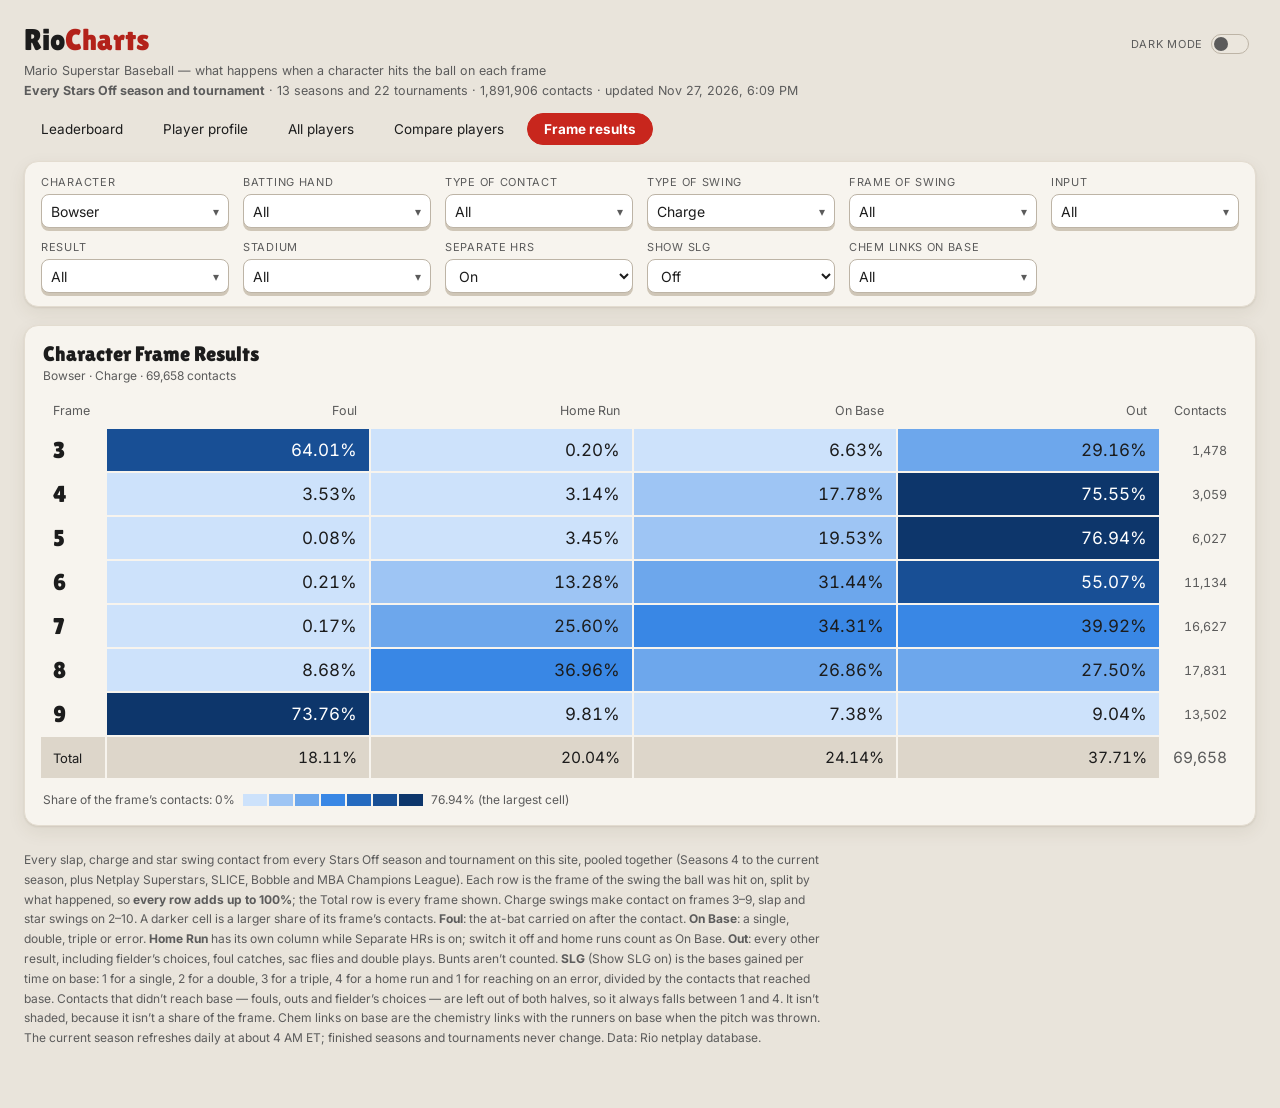
<file: site/frames.html>
<!DOCTYPE html>
<html lang="en">
<head>
<meta charset="utf-8">
<meta name="viewport" content="width=device-width, initial-scale=1">
<title>Frame Results · RioCharts</title>
<script>
/* Apply a saved theme before the first paint, so a reload in dark mode doesn't flash light. */
try{var t=localStorage.getItem("mssb-theme");if(t==="dark"||t==="light")document.documentElement.setAttribute("data-theme",t);}catch(e){}
</script>
<link rel="stylesheet" href="shared.css">
<style>
  /* Eleven filters in a grid that wraps, two to a row on a phone. */
  .controls.filters{display:grid;grid-template-columns:repeat(auto-fill,minmax(168px,1fr));gap:12px 14px}
  .filters select{min-width:0;width:100%}
  .filters select,.filters .picker-btn{height:34px}

  .heat-wrap{overflow-x:auto;margin:0 -4px}
  table.heat{border-collapse:separate;border-spacing:2px;width:100%;min-width:500px;
             font-variant-numeric:tabular-nums;transition:opacity .15s}
  table.heat.loading{opacity:.5}
  .heat th{font-weight:400;color:var(--muted);font-size:12.5px;padding:6px 12px;text-align:right;white-space:nowrap}
  .heat thead th{padding-bottom:9px}
  .heat thead th:first-child{text-align:left}
  .heat tbody th{font-family:var(--serif);font-size:23px;color:var(--ink);text-align:left;width:64px}
  .heat td{padding:11px 12px;text-align:right;font-size:17px;background:var(--surface);color:var(--ink);
           white-space:nowrap}
  .heat td[data-tip]:hover{outline:2px solid var(--ink);outline-offset:-2px}
  .heat td.n,.heat th.n{background:none;color:var(--muted);font-size:12.5px;font-family:var(--sans);width:1%}
  .heat tr.total th,.heat tr.total td:not(.n){background:var(--heat-total)}
  /* SLG is a different measure from the shares, so it stays off their colour
     scale: neutral, like the Total row. */
  .heat td.slg{background:var(--heat-total)}
  .heat tr.total th{font-family:var(--sans);font-size:13px}
  .heat tr.total td{font-size:15.5px}
  .heat .none{color:var(--na)}
  .h1{background:var(--heat-1)!important;color:var(--heat-ink-1)!important}
  .h2{background:var(--heat-2)!important;color:var(--heat-ink-2)!important}
  .h3{background:var(--heat-3)!important;color:var(--heat-ink-3)!important}
  .h4{background:var(--heat-4)!important;color:var(--heat-ink-4)!important}
  .h5{background:var(--heat-5)!important;color:var(--heat-ink-5)!important}
  .h6{background:var(--heat-6)!important;color:var(--heat-ink-6)!important}
  .h7{background:var(--heat-7)!important;color:var(--heat-ink-7)!important}

  .heat-legend{display:flex;flex-wrap:wrap;align-items:center;gap:6px 8px;margin-top:12px;
               font-size:12px;color:var(--muted)}
  .heat-legend .sws{display:flex;gap:2px}
  .heat-legend .sw{width:24px;height:12px}

  .heat-tip{position:fixed;z-index:60;pointer-events:none;background:var(--surface);color:var(--muted);
            border:1px solid var(--line);box-shadow:0 6px 18px var(--shadow);padding:7px 10px;
            font-size:12.5px;line-height:1.45;max-width:260px}
  .heat-tip b{display:block;color:var(--ink);font-size:16px;font-variant-numeric:tabular-nums}

  @media (max-width:560px){
    .controls.filters{grid-template-columns:1fr 1fr;gap:10px}
    table.heat{min-width:0}
    .heat th,.heat td.n,.heat th.n{padding:5px 4px;font-size:11.5px}
    .heat td{padding:9px 6px;font-size:14px}
    .heat tbody th{font-size:18px;width:auto}
    .heat tr.total td{font-size:13px}
  }
</style>
<!-- Last, so it wins ties with the page styles above. -->
<link rel="stylesheet" href="playful.css">
</head>
<body>
<div class="wrap">
<header>
  <div class="topbar">
    <h1>Rio<b>Charts</b></h1>
    <button type="button" class="theme-toggle" id="theme-toggle" role="switch" aria-checked="false">
      <span>Dark mode</span><span class="tt-track" aria-hidden="true"><span class="tt-knob"></span></span>
    </button>
  </div>
  <p id="meta" class="meta">Mario Superstar Baseball &mdash; what happens when a character hits the ball on each frame</p>
  <nav class="tabs" aria-label="Pages">
    <a href="index.html">Leaderboard</a>
    <a href="profile.html">Player profile</a>
    <a href="players.html">All players</a>
    <a href="compare.html">Compare players</a>
    <a href="frames.html" aria-current="page">Frame results</a>
  </nav>
</header>

<div id="warn"></div>

<div class="controls filters" id="filters">
  <div><label for="f-char">Character</label><div data-dim="char"></div></div>
  <div><label for="f-hand">Batting hand</label><div data-dim="hand"></div></div>
  <div><label for="f-contact">Type of contact</label><div data-dim="contact"></div></div>
  <div><label for="f-swing">Type of swing</label><div data-dim="swing"></div></div>
  <div><label for="f-frame">Frame of swing</label><div data-dim="frame"></div></div>
  <div><label for="f-stick">Input</label><div data-dim="stick"></div></div>
  <div><label for="f-result">Result</label><div data-dim="result"></div></div>
  <div><label for="f-stadium">Stadium</label><div data-dim="stadium"></div></div>
  <div>
    <label for="f-hr">Separate HRs</label>
    <select id="f-hr"><option value="on">On</option><option value="off">Off</option></select>
  </div>
  <div>
    <label for="f-slg">Show SLG</label>
    <select id="f-slg"><option value="on">On</option><option value="off" selected>Off</option></select>
  </div>
  <div><label for="f-chem">Chem links on base</label><div data-dim="chem"></div></div>
</div>

<div class="panel">
  <h2>Character Frame Results</h2>
  <p class="sub" id="sub">&nbsp;</p>
  <div class="heat-wrap"><table class="heat" id="heat"></table></div>
  <div class="heat-legend" id="legend"></div>
</div>

<footer>
  Every slap, charge and star swing contact from every Stars Off season and tournament on this site,
  pooled together (Seasons 4 to the current season, plus Netplay Superstars, SLICE, Bobble and MBA
  Champions League). Each row is the frame of the swing the ball was hit on, split by what happened,
  so <b>every row adds up to 100%</b>; the Total row is every frame shown. Charge swings make contact
  on frames 3&ndash;9, slap and star swings on 2&ndash;10. A darker cell is a larger share of its
  frame&rsquo;s contacts.
  <b>Foul</b>: the at-bat carried on after the contact. <b>On Base</b>: a single, double, triple or
  error. <b>Home Run</b> has its own column while Separate HRs is on; switch it off and home runs count
  as On Base. <b>Out</b>: every other result, including fielder&rsquo;s choices, foul catches, sac flies
  and double plays. Bunts aren&rsquo;t counted.
  <b>SLG</b> (Show SLG on) is the bases gained per time on base: 1 for a single, 2 for a double, 3 for a triple,
  4 for a home run and 1 for reaching on an error, divided by the contacts that reached base. Contacts that
  didn&rsquo;t reach base &mdash; fouls, outs and fielder&rsquo;s choices &mdash; are left out of both halves, so it
  always falls between 1 and 4. It isn&rsquo;t shaded, because it isn&rsquo;t a share of the frame.
  Chem links on base are the chemistry links with the runners on base when the pitch was thrown.
  The current season refreshes daily at about 4&nbsp;AM&nbsp;ET; finished seasons and tournaments
  never change. Data: Rio netplay database.
</footer>
</div>
<div class="heat-tip" id="tip" role="tooltip" hidden></div>

<!-- data/frames/index.js describes the data; each character's counts are in
     data/frames/final/ (finished seasons and tournaments) and data/frames/live/
     (in progress), loaded when that character is picked. -->
<script src="data/manifest.js"></script>
<script src="data/frames/index.js"></script>
<script src="shared.js"></script>
<script>
"use strict";
const {esc} = MSSB;
const F = window.MSSB_FRAMES;
const OUTCOME_LABEL = {foul: "Foul", homerun: "Home Run", on_base: "On Base", out: "Out"};
const STEPS = 7;   /* --heat-1 ... --heat-7 */

/* ---- filter menus ----
   A button that opens a checkbox list, like the season picker: click a name
   for just that one, or tick boxes for several. */
function multiSelect(host, {id, options, selected, onChange}){
  let current = new Set(selected);
  host.classList.add("picker");
  host.innerHTML = `
    <button type="button" class="picker-btn" id="${esc(id)}" aria-expanded="false">
      <span class="picker-label"></span><span class="picker-caret" aria-hidden="true">&#9662;</span>
    </button>
    <div class="picker-panel" hidden>
      <p class="picker-hint">Click a name to show just that one, or tick boxes for several.</p>
      <div class="picker-row">
        <input type="checkbox" data-all aria-label="All">
        <button type="button" class="picker-name" data-all><b>All</b></button>
      </div>
      ${options.map(([v, label])=>`
      <div class="picker-row">
        <input type="checkbox" value="${esc(v)}" aria-label="${esc(label)}">
        <button type="button" class="picker-name" data-v="${esc(v)}">${esc(label)}</button>
      </div>`).join("")}
    </div>`;
  const btn = host.querySelector(".picker-btn"), panel = host.querySelector(".picker-panel"),
        label = host.querySelector(".picker-label"), all = host.querySelector("input[data-all]");
  const labelOf = new Map(options.map(([v, l])=>[String(v), l]));
  const values = options.map(([v])=>String(v));

  const sync = ()=>{
    host.querySelectorAll("input[value]").forEach(cb=>{ cb.checked = current.has(cb.value); });
    all.checked = current.size === values.length;
    all.indeterminate = current.size > 0 && !all.checked;
    label.textContent = all.checked ? "All" : current.size === 0 ? "None"
      : current.size === 1 ? labelOf.get([...current][0]) : `${current.size} selected`;
    btn.title = all.checked ? "All" : values.filter(v=>current.has(v)).map(v=>labelOf.get(v)).join(", ");
  };
  const emit = ()=>{ sync(); onChange(); };
  const close = focus=>{
    if(panel.hidden) return;
    panel.hidden = true; btn.setAttribute("aria-expanded", "false");
    if(focus) btn.focus();
  };
  btn.addEventListener("click", ()=>{
    if(!panel.hidden) return close();
    panel.hidden = false; btn.setAttribute("aria-expanded", "true");
    panel.style.left = ""; panel.style.right = "";
    if(panel.getBoundingClientRect().right > window.innerWidth - 8){ panel.style.left = "auto"; panel.style.right = "0"; }
  });
  panel.addEventListener("change", e=>{
    const cb = e.target;
    if(cb.dataset.all !== undefined) current = new Set(cb.checked ? values : []);
    else if(cb.checked) current.add(cb.value); else current.delete(cb.value);
    emit();
  });
  panel.addEventListener("click", e=>{
    const name = e.target.closest(".picker-name");
    if(!name) return;
    current = new Set(name.dataset.all !== undefined ? values : [name.dataset.v]);
    emit(); close(true);
  });
  document.addEventListener("pointerdown", e=>{ if(!host.contains(e.target)) close(); });
  host.addEventListener("keydown", e=>{ if(e.key === "Escape"){ e.stopPropagation(); close(true); } });
  sync();
  return {has: v=>current.has(String(v)), size: ()=>current.size, values: ()=>values.filter(v=>current.has(v)),
          label: ()=>label.textContent};
}

/* ---- data ---- */
const DIM = F ? Object.fromEntries(F.dims.map(([name], i)=>[name, i])) : {};
const SIZES = F ? F.dims.map(([, labels])=>labels.length) : [];

/* A cell key is the dimensions as a mixed-radix number (see frame_results.py);
   keys arrive sorted and delta-encoded. Unpacked once into one byte array per
   dimension, so filtering is a straight loop. */
function decode(d){
  const len = d.k.length, dims = SIZES.map(()=>new Uint8Array(len));
  let key = 0;
  for(let i = 0; i < len; i++){
    key += d.k[i];
    let k = key;
    for(let j = SIZES.length - 1; j >= 0; j--){ dims[j][i] = k % SIZES[j]; k = Math.floor(k / SIZES[j]); }
  }
  return {gen: d.gen, dims, n: Uint32Array.from(d.n), len};
}

const loading = {};
function loadCells(kind, charId){
  const name = `${kind}/${charId}`, file = `data/frames/${kind}/c${charId}.js`;
  if(!loading[name]) loading[name] = new Promise((resolve, reject)=>{
    const ready = ()=>{
      const d = (window.MSSB_FRAME_CELLS || {})[name];
      if(!d) return reject(new Error(`${file} loaded but held no data. Re-run build_seasons.py.`));
      delete window.MSSB_FRAME_CELLS[name];   /* keep only the unpacked copy */
      resolve(decode(d));
    };
    const tag = document.createElement("script");
    /* The final pool changes only when a season or tournament finishes; the
       live files change every day. */
    const version = kind === "final" ? F.final.gen : F.live.built_at;
    tag.src = file + (location.protocol === "file:" ? "" : "?v=" + encodeURIComponent(version));
    tag.onload = ready;
    tag.onerror = ()=>{ delete loading[name]; reject(new Error(`Could not load ${file}.`)); };
    document.head.appendChild(tag);
  });
  return loading[name];
}

/* Both files for each selected character: finished seasons and in progress. */
function loadCharacters(ids){
  const byId = new Map(F.characters.map(c=>[String(c[0]), c]));
  return Promise.all(ids.flatMap(id=>{
    const [, , finalN, liveN] = byId.get(String(id));
    return [finalN ? loadCells("final", id) : null, liveN ? loadCells("live", id) : null].filter(Boolean);
  }));
}

/* ---- page ---- */
let menus = {}, seq = 0;

function init(){
  if(!F){
    document.getElementById("warn").innerHTML = `<div class="warn">No frame data found. Run
      <code>python build_seasons.py</code> to generate <code>site/data/frames/</code>.</div>`;
    return;
  }
  const opts = name=>F.dims[DIM[name]][1].map((label, i)=>[i, String(label)]);
  const def = {
    char: [(F.characters.find(c=>c[1] === "Bowser") || F.characters[0])[0]],
    swing: [F.dims[DIM.swing][1].indexOf("Charge")],
  };
  const sources = {
    char: F.characters.map(c=>[c[0], c[1]]),
    hand: opts("hand"), contact: opts("contact"), swing: opts("swing"), frame: opts("frame"),
    stick: F.stick_order.map(i=>[i, F.dims[DIM.stick][1][i]]),
    result: opts("result"), stadium: opts("stadium"), chem: opts("chem"),
  };
  document.querySelectorAll("[data-dim]").forEach(host=>{
    const name = host.dataset.dim, options = sources[name];
    menus[name] = multiSelect(host, {id: "f-" + name, options, onChange: update,
                                     selected: (def[name] || options.map(([v])=>v)).map(String)});
  });
  document.getElementById("f-hr").onchange = update;
  document.getElementById("f-slg").onchange = update;

  const ids = new Set([...F.final.tag_set_ids, ...F.live.tag_set_ids]);
  const covered = MSSB.seasons.filter(s=>ids.has(s.tag_set_id));
  const seasons = covered.filter(s=>!MSSB.isTournament(s)).length, tournaments = covered.length - seasons;
  const updated = new Date(F.live.built_at).toLocaleString([], {dateStyle: "medium", timeStyle: "short"});
  document.getElementById("meta").innerHTML =
    `Mario Superstar Baseball &mdash; what happens when a character hits the ball on each frame<br>` +
    `<b>Every Stars Off season and tournament</b> &middot; ${seasons} seasons and ${tournaments} tournaments` +
    ` &middot; ${(F.final.contacts + F.live.contacts).toLocaleString()} contacts &middot; updated ${esc(updated)}`;

  setupTooltip();
  update();
}

function update(){
  const mine = ++seq, table = document.getElementById("heat");
  const ids = menus.char.values();
  const slow = setTimeout(()=>table.classList.add("loading"), 120);   /* keep the frame while loading */
  loadCharacters(ids).then(parts=>{
    clearTimeout(slow);
    if(mine !== seq) return;
    table.classList.remove("loading");
    const stale = parts.some(p=>p.gen !== F.final.gen);
    document.getElementById("warn").innerHTML = stale
      ? `<div class="warn">The data was updated while this page was open. Reload for the latest numbers.</div>` : "";
    draw(parts);
  }, err=>{
    clearTimeout(slow);
    if(mine !== seq) return;
    table.classList.remove("loading");
    document.getElementById("warn").innerHTML = `<div class="warn">${esc(err.message)}</div>`;
  });
}

/* SLG: the bases a result is worth, over the contacts that reached base (the
   On Base and Home Run results, errors included). Fouls and outs are not in
   either half, so a frame's SLG is the bases per time on base, 1 to 4. */
const RESULT_BASES = {"single": 1, "double": 2, "triple": 3, "homerun": 4, "induced error": 1};

/* Sum every cell that passes the filters into frame x outcome counts, plus
   each frame's times on base and bases for SLG. */
function tally(parts){
  const allow = F.dims.map(([name], j)=>{
    const ok = new Uint8Array(SIZES[j]);
    for(let v = 0; v < SIZES[j]; v++) ok[v] = menus[name].has(v) ? 1 : 0;
    return ok;
  });
  const frameDim = DIM.frame, resultDim = DIM.result, outcomeOf = F.result_outcome;
  const reachedOf = outcomeOf.map(o=>F.outcomes[o] === "on_base" || F.outcomes[o] === "homerun" ? 1 : 0);
  const basesOf = F.dims[resultDim][1].map(label=>RESULT_BASES[label] || 0);
  const counts = F.dims[frameDim][1].map(()=>F.outcomes.map(()=>0));
  const slg = F.dims[frameDim][1].map(()=>({reached: 0, bases: 0}));
  for(const p of parts){
    const D = p.dims;
    cells: for(let i = 0; i < p.len; i++){
      for(let j = 0; j < D.length; j++) if(!allow[j][D[j][i]]) continue cells;
      const f = D[frameDim][i], r = D[resultDim][i], n = p.n[i];
      counts[f][outcomeOf[r]] += n;
      slg[f].reached += n * reachedOf[r];
      slg[f].bases += n * basesOf[r];
    }
  }
  return {counts, slg};
}

function draw(parts){
  const {counts, slg} = tally(parts);
  const separate = document.getElementById("f-hr").value === "on";
  const showSlg = document.getElementById("f-slg").value === "on";
  const O = Object.fromEntries(F.outcomes.map((o, i)=>[o, i]));
  /* Columns: each is one or more outcomes summed. */
  const cols = separate
    ? [["foul"], ["homerun"], ["on_base"], ["out"]]
    : [["foul"], ["on_base", "homerun"], ["out"]];
  const colTotal = (row, col)=>col.reduce((t, o)=>t + row[O[o]], 0);

  /* Rows: the frames picked in the filter that the picked swings can make
     contact on -- charge 3-9, slap and star 2-10. */
  const swings = F.dims[DIM.swing][1];
  const wide = swings.some((s, i)=>s !== "Charge" && menus.swing.has(i));
  const narrow = menus.swing.has(swings.indexOf("Charge"));
  const frames = F.dims[DIM.frame][1];
  const rows = frames.map((f, i)=>({f, i})).filter(({f, i})=>menus.frame.has(i) &&
    (wide || (narrow && f >= 3 && f <= 9)));

  const table = document.getElementById("heat"), legend = document.getElementById("legend");
  const sub = document.getElementById("sub");
  if(!rows.length){
    table.innerHTML = ""; legend.innerHTML = "";
    sub.textContent = "Pick at least one type of swing and a frame it can make contact on.";
    return;
  }

  const body = rows.map(({f, i})=>{
    const n = counts[i].reduce((a, b)=>a + b, 0);
    return {f, n, slg: slg[i], cells: cols.map(col=>{ const c = colTotal(counts[i], col); return {c, pct: n ? c / n : null}; })};
  });
  const total = body.reduce((t, r)=>t + r.n, 0);
  const totalSlg = body.reduce((t, r)=>({reached: t.reached + r.slg.reached, bases: t.bases + r.slg.bases}),
                               {reached: 0, bases: 0});
  const totals = cols.map((col, j)=>{ const c = body.reduce((t, r)=>t + r.cells[j].c, 0); return {c, pct: total ? c / total : null}; });
  const max = Math.max(0, ...body.flatMap(r=>r.cells.map(x=>x.pct || 0)));

  const pct = p=>p == null ? "—" : (p * 100).toFixed(2) + "%";
  const step = p=>p && max ? Math.max(1, Math.ceil(p / max * STEPS)) : 0;
  const colName = col=>col.map(o=>OUTCOME_LABEL[o]).join(" + ");
  /* The Total row stays unshaded: the scale belongs to the frame rows. */
  const td = (x, j, where, n, shade = true)=>{
    if(x.pct == null) return `<td class="none">—</td>`;
    const s = shade ? step(x.pct) : 0;
    return `<td${s ? ` class="h${s}"` : ""} data-tip="${esc(JSON.stringify(
      [pct(x.pct), `${colName(cols[j])} · ${where}`, `${x.c.toLocaleString()} of ${n.toLocaleString()} contacts`]))}">${pct(x.pct)}</td>`;
  };
  /* Bases per time on base: contacts that never reached base aren't in either
     half, so a frame with no one on base has no SLG. */
  const slgTd = (o, where)=>{
    if(!showSlg) return "";
    if(!o.reached) return `<td class="slg none">—</td>`;
    const v = (o.bases / o.reached).toFixed(3);
    return `<td class="slg" data-tip="${esc(JSON.stringify([v, `SLG · ${where}`,
      `${o.bases.toLocaleString()} bases in ${o.reached.toLocaleString()} times on base`]))}">${v}</td>`;
  };
  const headers = separate ? cols.map(col=>OUTCOME_LABEL[col[0]]) : ["Foul", "On Base (incl. HR)", "Out"];
  table.innerHTML =
    `<thead><tr><th scope="col">Frame</th>${headers.map(h=>`<th scope="col">${h}</th>`).join("")}` +
    (showSlg ? `<th scope="col">SLG</th>` : "") +
    `<th scope="col" class="n">Contacts</th></tr></thead><tbody>` +
    body.map(r=>`<tr><th scope="row">${r.f}</th>${r.cells.map((x, j)=>td(x, j, `frame ${r.f}`, r.n)).join("")}` +
                `${slgTd(r.slg, `frame ${r.f}`)}<td class="n">${r.n.toLocaleString()}</td></tr>`).join("") +
    `<tr class="total"><th scope="row">Total</th>${totals.map((x, j)=>td(x, j, "all frames shown", total, false)).join("")}` +
    `${slgTd(totalSlg, "all frames shown")}<td class="n">${total.toLocaleString()}</td></tr></tbody>`;

  sub.textContent = `${menus.char.label()} · ${menus.swing.label() === "All" ? "all swings" : menus.swing.label()
    .replace(/^(\d+) selected$/, "$1 swing types")} · ${total.toLocaleString()} contacts` +
    (total ? "" : " match these filters");
  legend.innerHTML = total && max ? `<span>Share of the frame&rsquo;s contacts: 0%</span>
    <span class="sws" aria-hidden="true">${Array.from({length: STEPS}, (_, k)=>`<span class="sw h${k+1}"></span>`).join("")}</span>
    <span>${pct(max)} (the largest cell)</span>` +
    (showSlg ? `<span>&middot; SLG isn&rsquo;t shaded: bases per time on base</span>` : "") : "";
}

/* One tooltip for every cell: the percentage first, then what it is. */
function setupTooltip(){
  const tip = document.getElementById("tip"), table = document.getElementById("heat");
  const place = e=>{
    const pad = 14, r = tip.getBoundingClientRect();
    let x = e.clientX + pad, y = e.clientY + pad;
    if(x + r.width > innerWidth - 8) x = e.clientX - r.width - pad;
    if(y + r.height > innerHeight - 8) y = e.clientY - r.height - pad;
    tip.style.left = x + "px"; tip.style.top = y + "px";
  };
  table.addEventListener("pointerover", e=>{
    const cell = e.target.closest("td[data-tip]");
    if(!cell){ tip.hidden = true; return; }
    const [value, what, count] = JSON.parse(cell.dataset.tip);
    tip.replaceChildren();
    const b = document.createElement("b"); b.textContent = value;
    tip.append(b, what, document.createElement("br"), count);
    tip.hidden = false;
    place(e);
  });
  table.addEventListener("pointermove", e=>{ if(!tip.hidden) place(e); });
  table.addEventListener("pointerleave", ()=>{ tip.hidden = true; });
}

init();
</script>
</body>
</html>
</file>
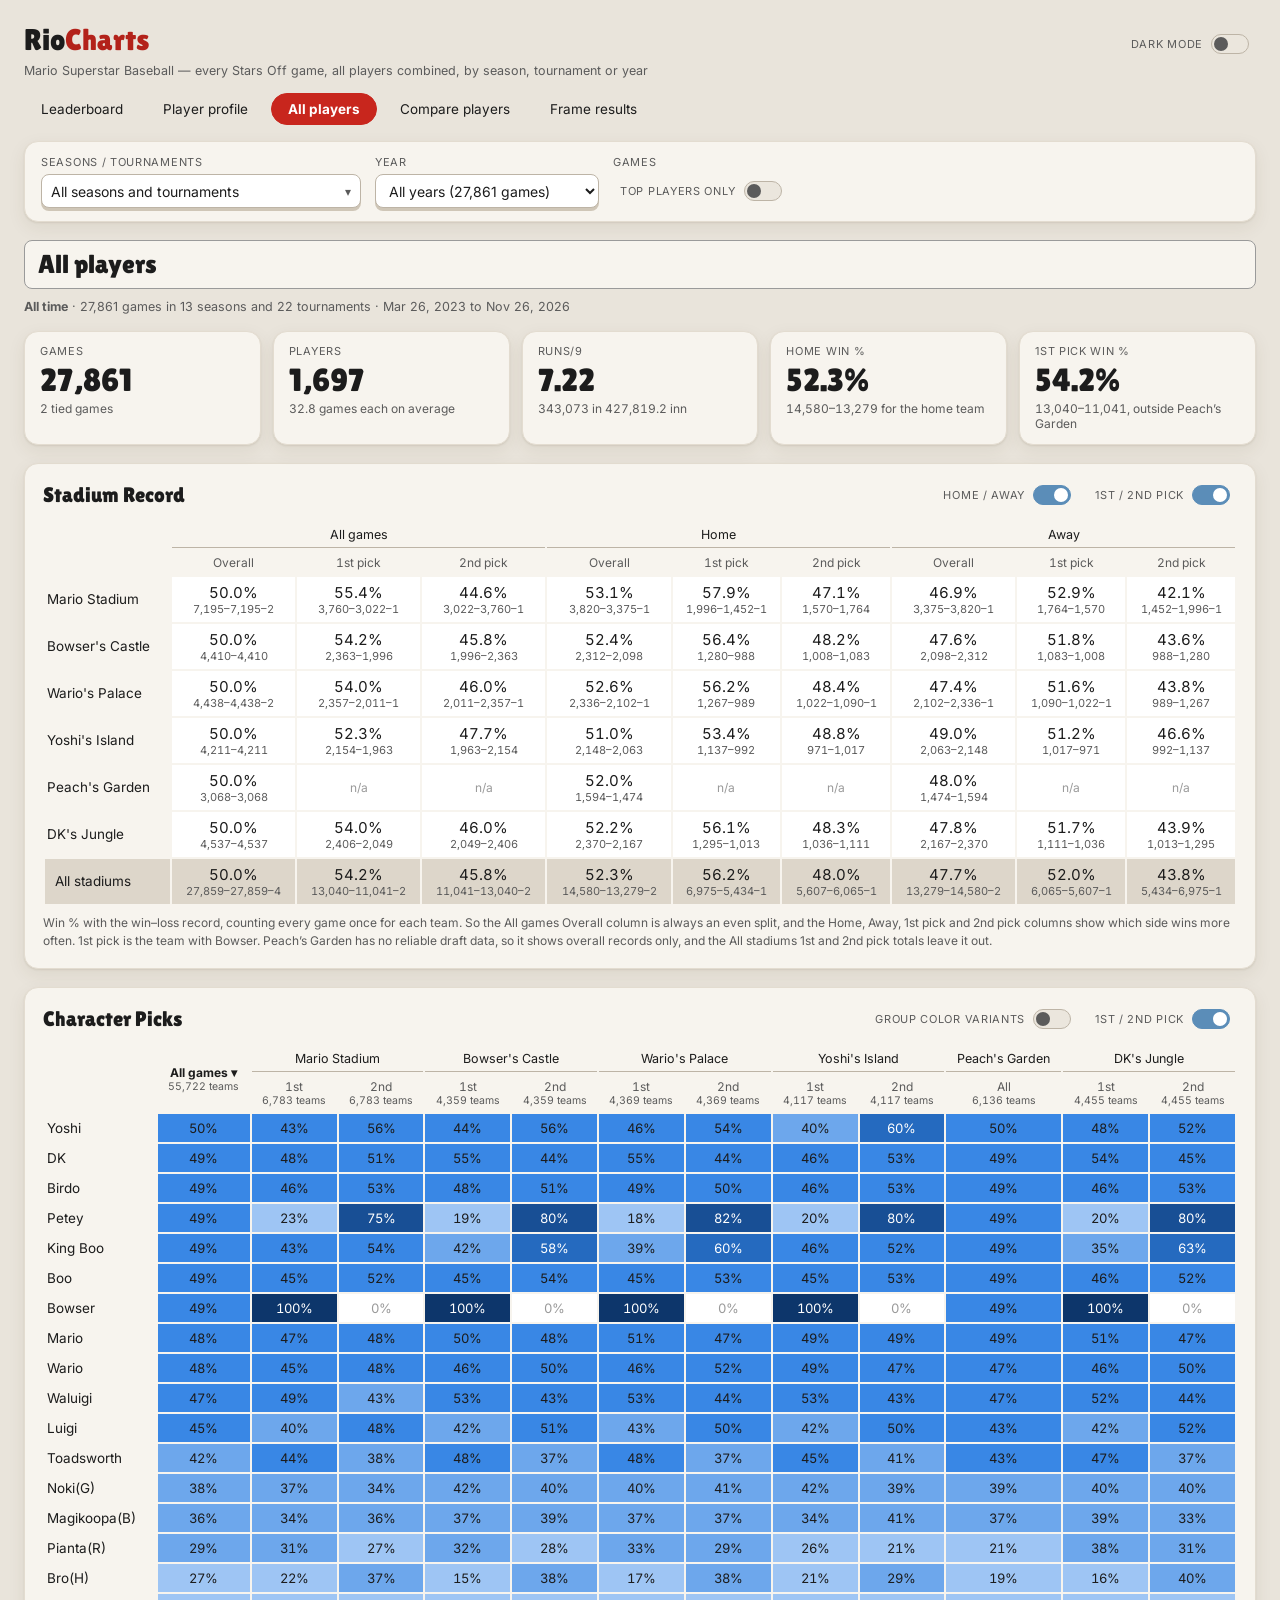
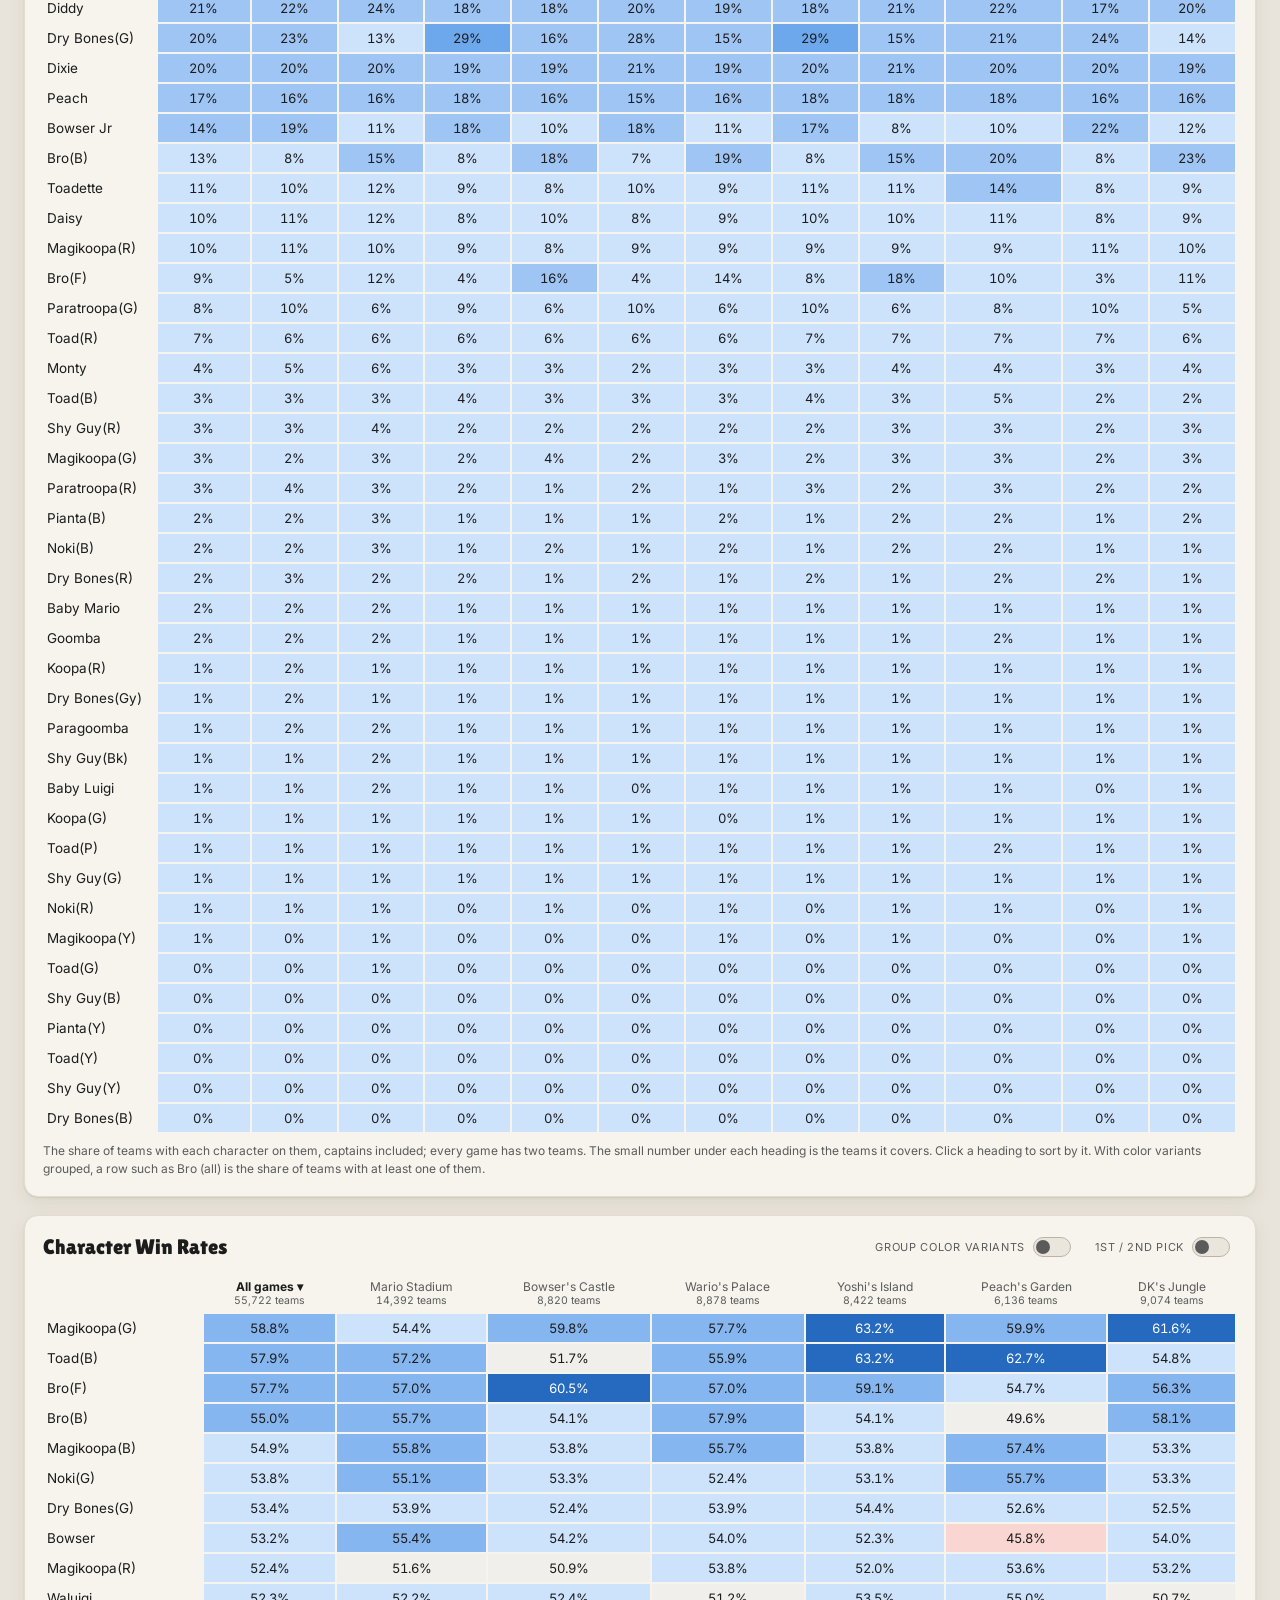
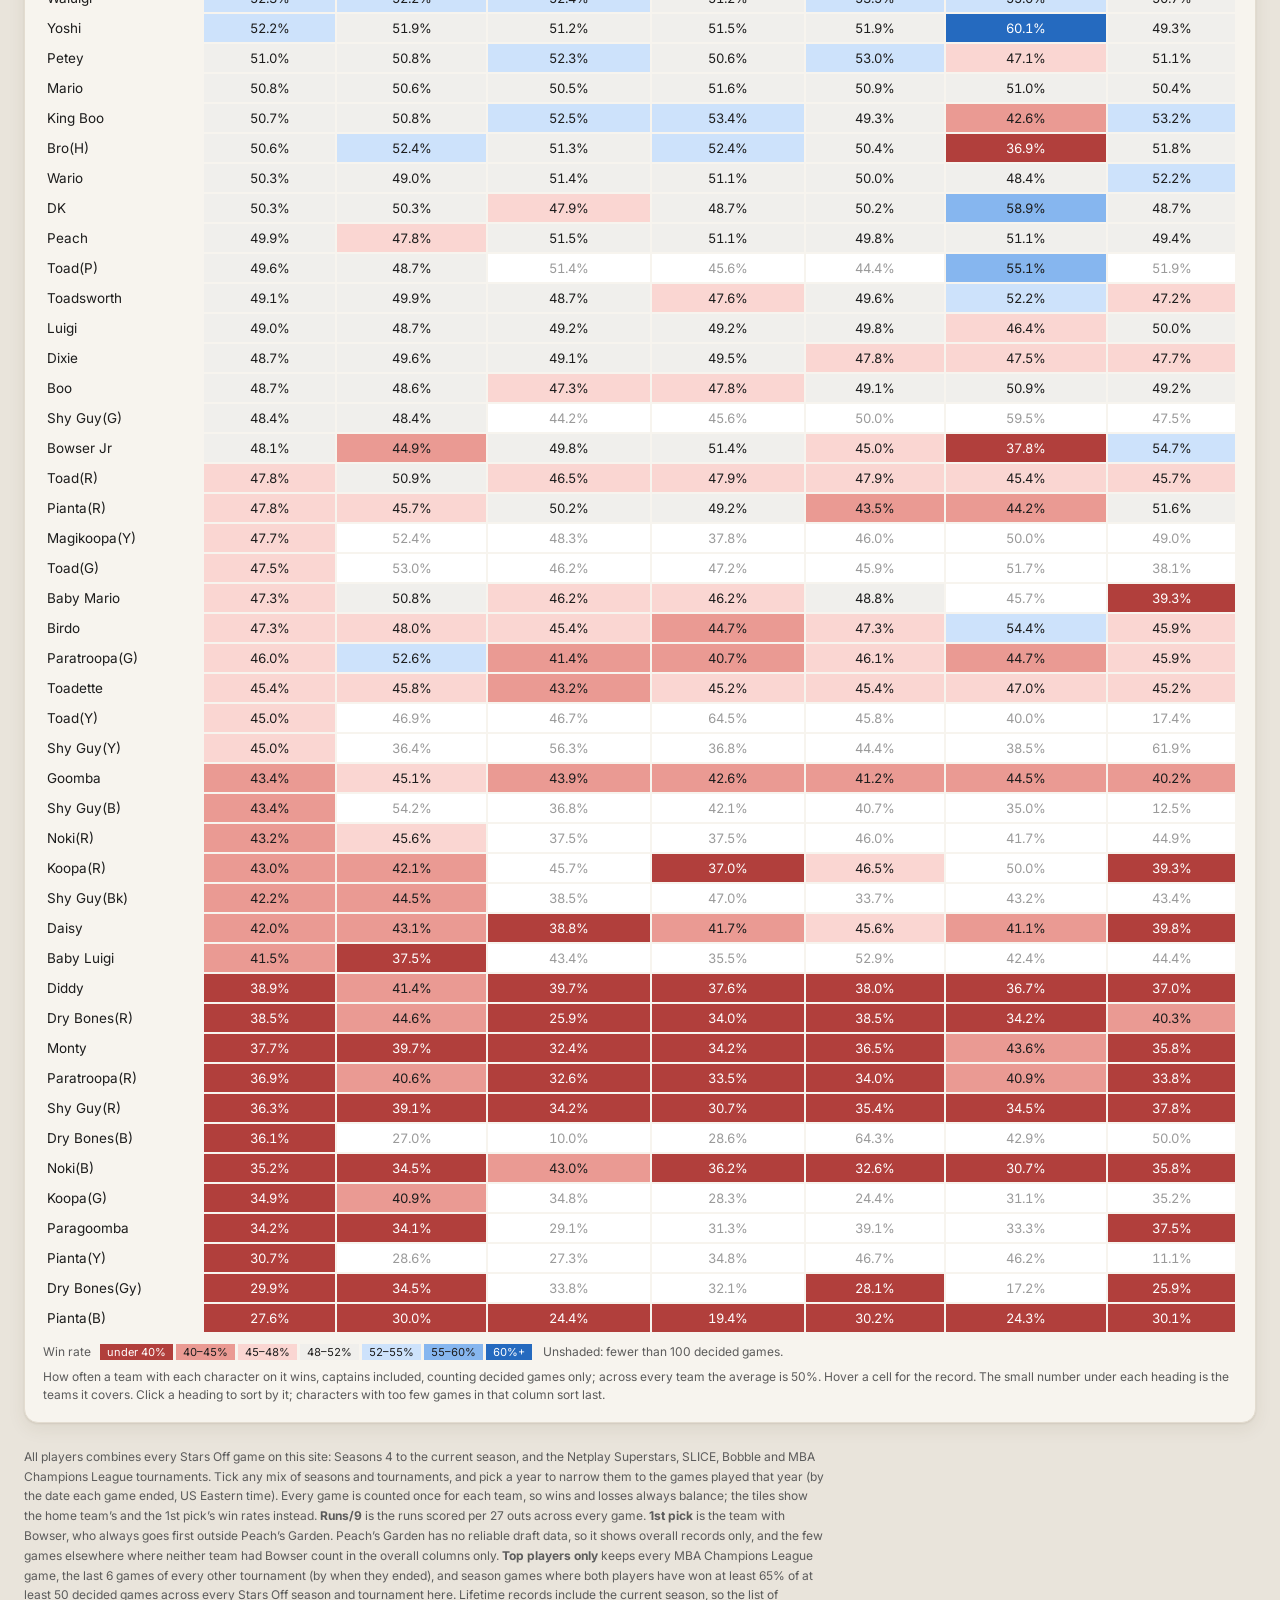
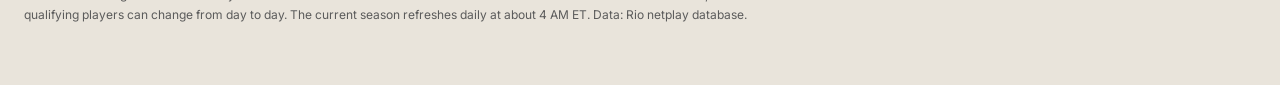
<file: site/players.html>
<!DOCTYPE html>
<html lang="en">
<head>
<meta charset="utf-8">
<meta name="viewport" content="width=device-width, initial-scale=1">
<title>All Players · RioCharts</title>
<script>
/* Apply a saved theme before the first paint, so a reload in dark mode doesn't flash light. */
try{var t=localStorage.getItem("mssb-theme");if(t==="dark"||t==="light")document.documentElement.setAttribute("data-theme",t);}catch(e){}
</script>
<link rel="stylesheet" href="shared.css">
<link rel="stylesheet" href="profile.css">
<!-- Last, so it wins ties with the page styles above. -->
<link rel="stylesheet" href="playful.css">
</head>
<body data-mode="all">
<div class="wrap">
<header>
  <div class="topbar">
    <h1>Rio<b>Charts</b></h1>
    <button type="button" class="theme-toggle" id="theme-toggle" role="switch" aria-checked="false">
      <span>Dark mode</span><span class="tt-track" aria-hidden="true"><span class="tt-knob"></span></span>
    </button>
  </div>
  <p class="meta">Mario Superstar Baseball &mdash; every Stars Off game, all players combined, by season, tournament or year</p>
  <nav class="tabs" aria-label="Pages">
    <a href="index.html">Leaderboard</a>
    <a href="profile.html">Player profile</a>
    <a href="players.html" aria-current="page">All players</a>
    <a href="compare.html">Compare players</a>
    <a href="frames.html">Frame results</a>
  </nav>
</header>

<div id="warn"></div>

<div class="controls">
  <div class="view-field">
    <label for="sets-btn">Seasons / Tournaments</label>
    <div id="sets"></div>
  </div>
  <div class="year-field">
    <label for="year">Year</label>
    <select id="year"></select>
  </div>
  <div class="top-field">
    <label for="top-toggle">Games</label>
    <button type="button" class="switch" id="top-toggle" role="switch" aria-checked="false">
      <span>Top players only</span><span class="tt-track" aria-hidden="true"><span class="tt-knob"></span></span></button>
  </div>
</div>

<div class="mode-note" id="top-note" role="note" hidden></div>

<div id="profile" hidden>
  <div class="pname"><div class="box" id="p-name">All players</div></div>
  <p class="meta" id="p-meta"></p>

  <div class="tiles" id="tiles"></div>

  <section class="panel" aria-labelledby="stad-title">
    <div class="panel-head">
      <h2 id="stad-title">Stadium Record</h2>
      <div class="switches">
        <button type="button" class="switch" role="switch" aria-checked="true" data-split="side">
          <span>Home / away</span><span class="tt-track" aria-hidden="true"><span class="tt-knob"></span></span></button>
        <button type="button" class="switch" role="switch" aria-checked="true" data-split="pick">
          <span>1st / 2nd pick</span><span class="tt-track" aria-hidden="true"><span class="tt-knob"></span></span></button>
      </div>
    </div>
    <div class="table-wrap"><table class="mx" id="stadiums"></table></div>
    <p class="note">Win % with the win&ndash;loss record, counting every game once for each team. So the All games
      Overall column is always an even split, and the Home, Away, 1st pick and 2nd pick columns show which side wins
      more often. 1st pick is the team with Bowser. Peach&rsquo;s Garden has no reliable draft data, so it shows
      overall records only, and the All stadiums 1st and 2nd pick totals leave it out.</p>
  </section>

  <section class="panel" aria-labelledby="picks-title">
    <div class="panel-head">
      <h2 id="picks-title">Character Picks</h2>
      <div class="switches">
        <button type="button" class="switch" role="switch" aria-checked="false" data-split="variants">
          <span>Group color variants</span><span class="tt-track" aria-hidden="true"><span class="tt-knob"></span></span></button>
        <button type="button" class="switch" role="switch" aria-checked="true" data-split="charpick">
          <span>1st / 2nd pick</span><span class="tt-track" aria-hidden="true"><span class="tt-knob"></span></span></button>
      </div>
    </div>
    <div class="table-wrap"><table class="mx" id="picks"></table></div>
    <p class="note">The share of teams with each character on them, captains included; every game has two teams. The
      small number under each heading is the teams it covers. Click a heading to sort by it. With color variants
      grouped, a row such as Bro (all) is the share of teams with at least one of them.</p>
  </section>

  <section class="panel" aria-labelledby="wins-title">
    <div class="panel-head">
      <h2 id="wins-title">Character Win Rates</h2>
      <div class="switches">
        <button type="button" class="switch" role="switch" aria-checked="false" data-split="winvariants">
          <span>Group color variants</span><span class="tt-track" aria-hidden="true"><span class="tt-knob"></span></span></button>
        <button type="button" class="switch" role="switch" aria-checked="false" data-split="winpick">
          <span>1st / 2nd pick</span><span class="tt-track" aria-hidden="true"><span class="tt-knob"></span></span></button>
      </div>
    </div>
    <div class="table-wrap"><table class="mx" id="wins"></table></div>
    <div class="wr-legend" id="wins-legend"></div>
    <p class="note">How often a team with each character on it wins, captains included, counting decided games only;
      across every team the average is 50%. Hover a cell for the record. The small number under each heading is the
      teams it covers. Click a heading to sort by it; characters with too few games in that column sort last.</p>
  </section>
</div>

<footer>
  All players combines every Stars Off game on this site: Seasons 4 to the current season, and the Netplay
  Superstars, SLICE, Bobble and MBA Champions League tournaments. Tick any mix of seasons and tournaments, and
  pick a year to narrow them to the games played that year (by the date each game ended, US Eastern time).
  Every game is counted once for each team, so wins and losses always balance; the tiles show the home team&rsquo;s
  and the 1st pick&rsquo;s win rates instead. <b>Runs/9</b> is the runs scored per 27 outs across every game.
  <b>1st pick</b> is the team with Bowser, who always goes first outside Peach&rsquo;s Garden. Peach&rsquo;s Garden has
  no reliable draft data, so it shows overall records only, and the few games elsewhere where neither team had
  Bowser count in the overall columns only.
  <b>Top players only</b> keeps every MBA Champions League game, the last 6 games of every other tournament (by
  when they ended), and season games where both players have won at least 65% of at least 50 decided games across
  every Stars Off season and tournament here. Lifetime records include the current season, so the list of
  qualifying players can change from day to day. The current season refreshes daily at about 4&nbsp;AM&nbsp;ET.
  Data: Rio netplay database.
</footer>
</div>

<script src="data/manifest.js"></script>
<script src="data/games/index.js"></script>
<script src="shared.js"></script>
<script src="profile.js"></script>
</body>
</html>
</file>
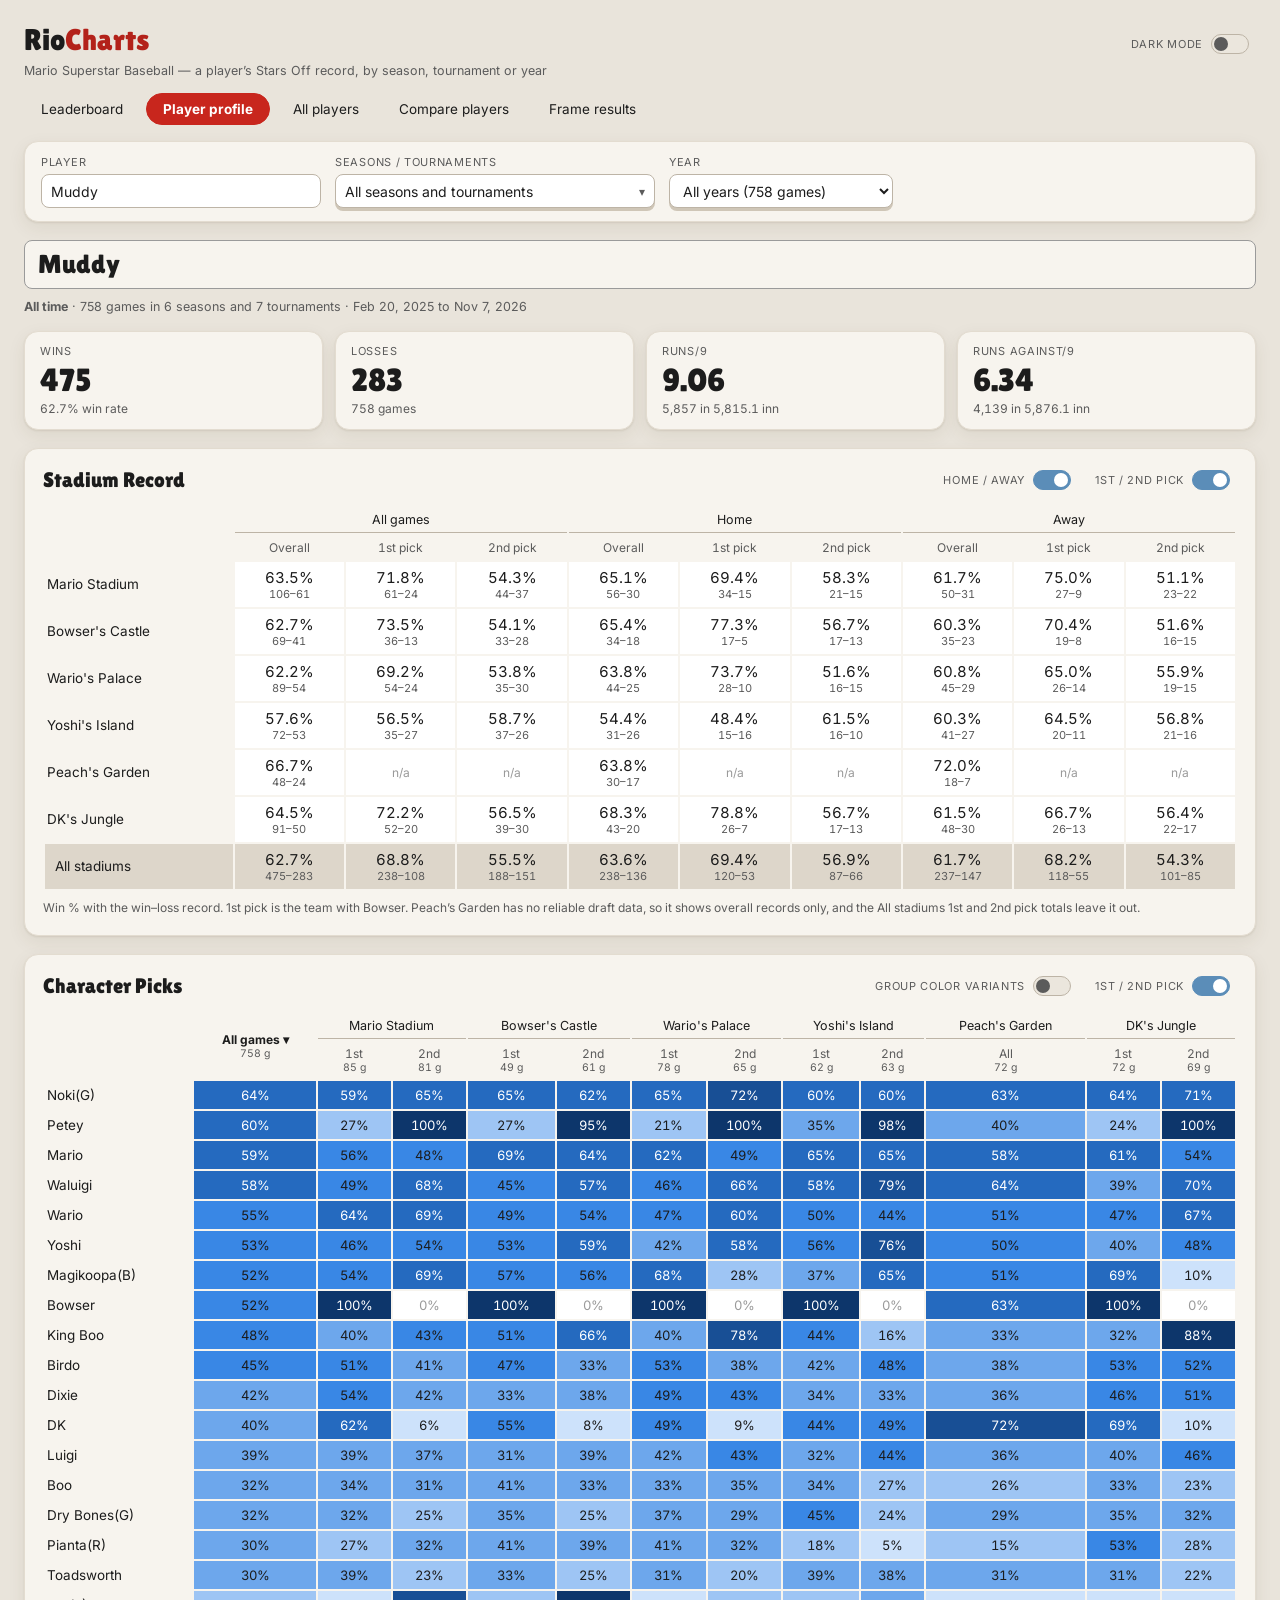
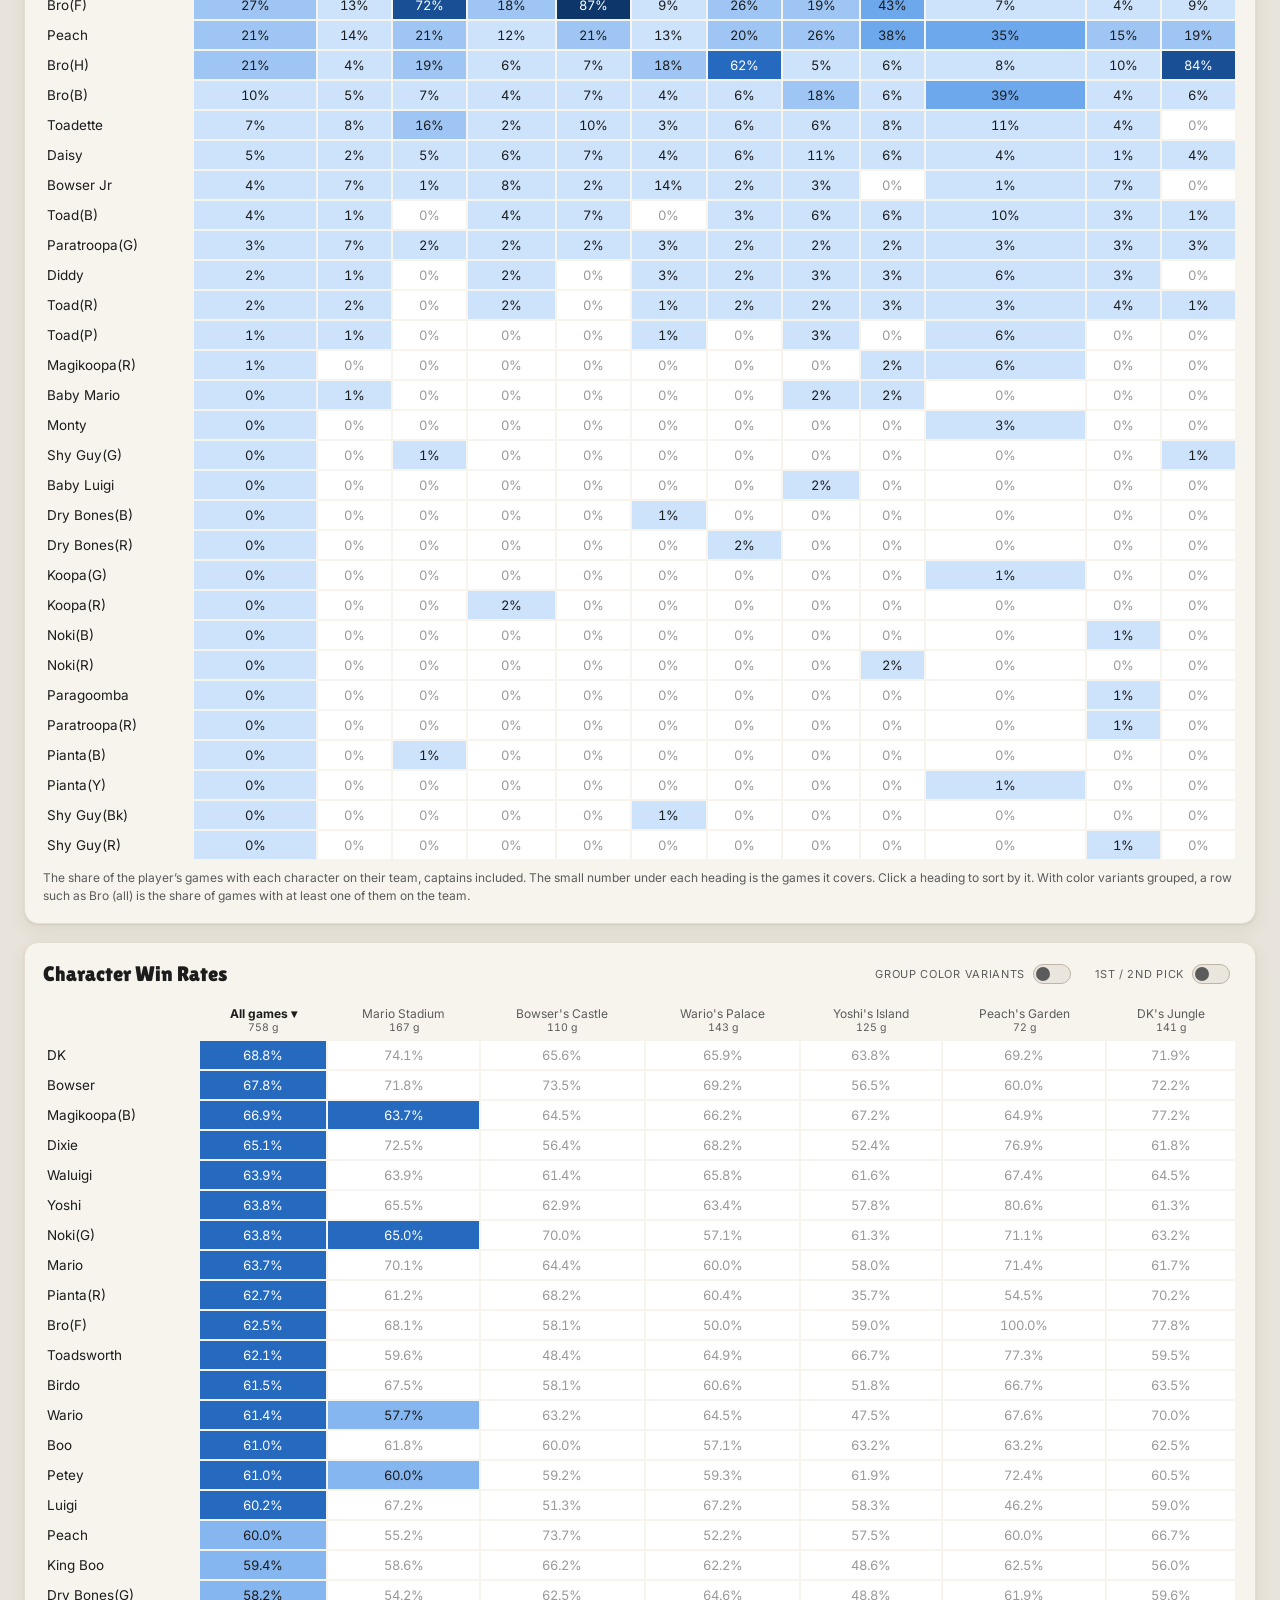
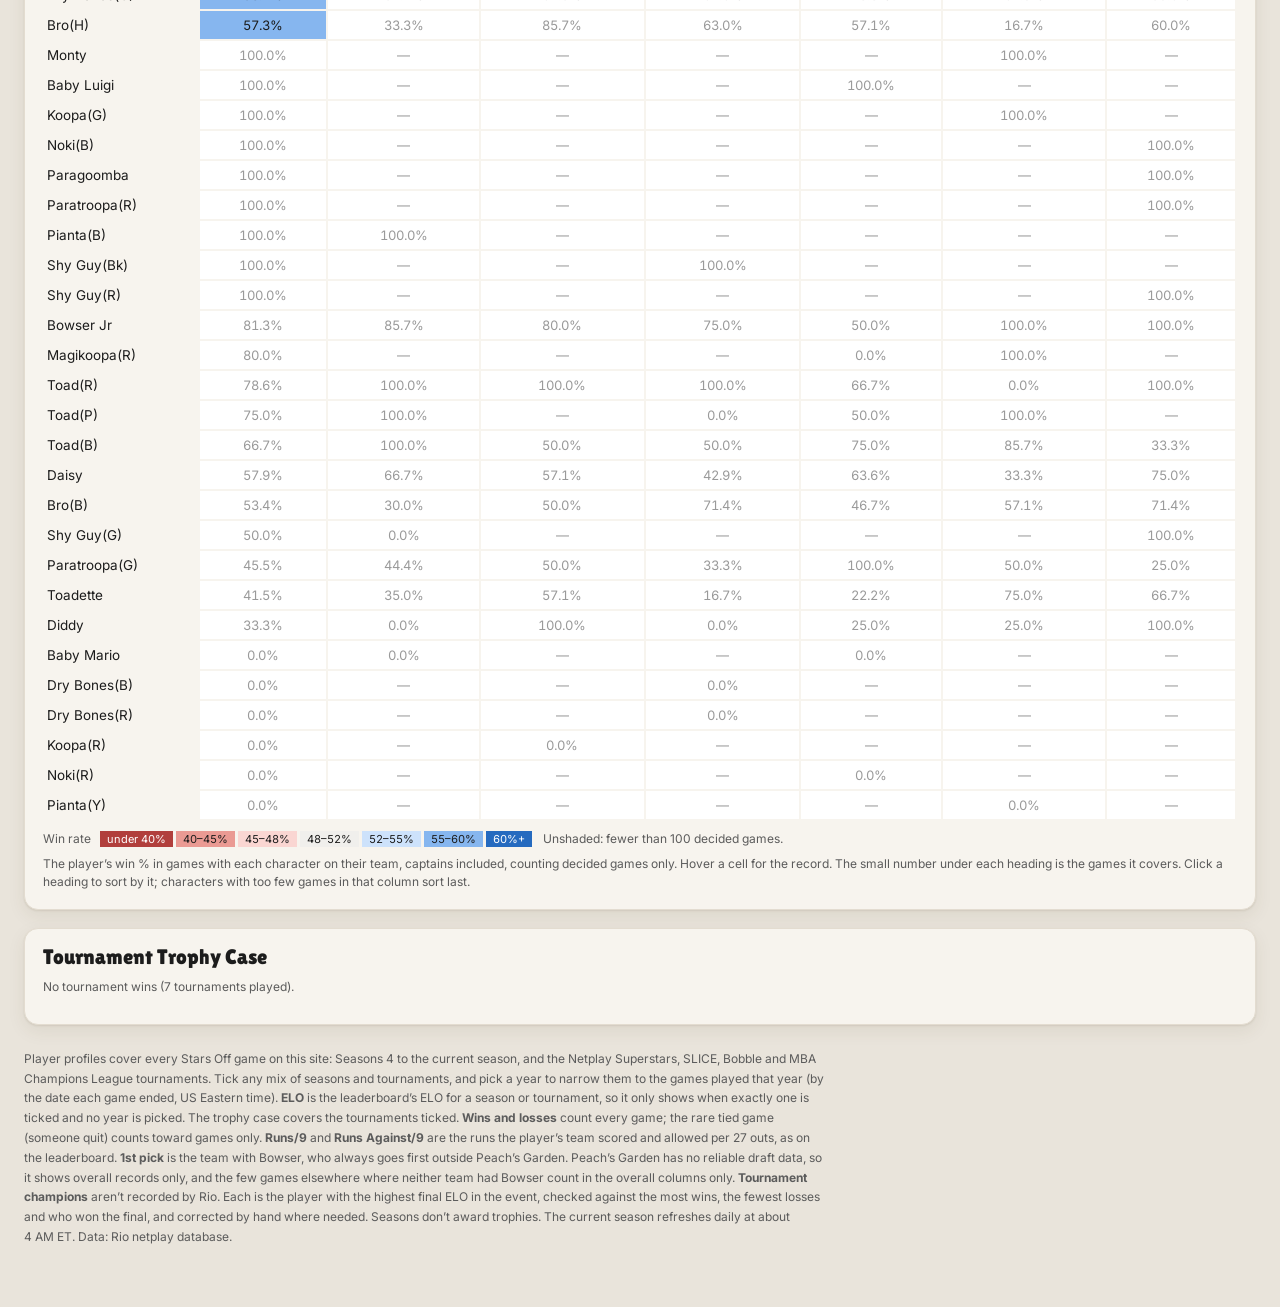
<file: site/profile.html>
<!DOCTYPE html>
<html lang="en">
<head>
<meta charset="utf-8">
<meta name="viewport" content="width=device-width, initial-scale=1">
<title>Player Profile · RioCharts</title>
<script>
/* Apply a saved theme before the first paint, so a reload in dark mode doesn't flash light. */
try{var t=localStorage.getItem("mssb-theme");if(t==="dark"||t==="light")document.documentElement.setAttribute("data-theme",t);}catch(e){}
</script>
<link rel="stylesheet" href="shared.css">
<link rel="stylesheet" href="profile.css">
<!-- Last, so it wins ties with the page styles above. -->
<link rel="stylesheet" href="playful.css">
</head>
<body data-mode="player">
<div class="wrap">
<header>
  <div class="topbar">
    <h1>Rio<b>Charts</b></h1>
    <button type="button" class="theme-toggle" id="theme-toggle" role="switch" aria-checked="false">
      <span>Dark mode</span><span class="tt-track" aria-hidden="true"><span class="tt-knob"></span></span>
    </button>
  </div>
  <p class="meta">Mario Superstar Baseball &mdash; a player&rsquo;s Stars Off record, by season, tournament or year</p>
  <nav class="tabs" aria-label="Pages">
    <a href="index.html">Leaderboard</a>
    <a href="profile.html" aria-current="page">Player profile</a>
    <a href="players.html">All players</a>
    <a href="compare.html">Compare players</a>
    <a href="frames.html">Frame results</a>
  </nav>
</header>

<div id="warn"></div>

<div class="controls">
  <div class="player-field">
    <label for="player">Player</label>
    <input id="player" list="player-list" autocomplete="off" spellcheck="false" placeholder="Type a username">
    <datalist id="player-list"></datalist>
  </div>
  <div class="view-field">
    <label for="sets-btn">Seasons / Tournaments</label>
    <div id="sets"></div>
  </div>
  <div class="year-field">
    <label for="year">Year</label>
    <select id="year"></select>
  </div>
</div>

<div id="profile" hidden>
  <div class="pname"><div class="box" id="p-name">&nbsp;</div></div>
  <p class="meta" id="p-meta"></p>

  <div class="tiles" id="tiles"></div>

  <section class="panel" aria-labelledby="stad-title">
    <div class="panel-head">
      <h2 id="stad-title">Stadium Record</h2>
      <div class="switches">
        <button type="button" class="switch" role="switch" aria-checked="true" data-split="side">
          <span>Home / away</span><span class="tt-track" aria-hidden="true"><span class="tt-knob"></span></span></button>
        <button type="button" class="switch" role="switch" aria-checked="true" data-split="pick">
          <span>1st / 2nd pick</span><span class="tt-track" aria-hidden="true"><span class="tt-knob"></span></span></button>
      </div>
    </div>
    <div class="table-wrap"><table class="mx" id="stadiums"></table></div>
    <p class="note">Win % with the win&ndash;loss record. 1st pick is the team with Bowser. Peach&rsquo;s Garden has no
      reliable draft data, so it shows overall records only, and the All stadiums 1st and 2nd pick totals leave it out.</p>
  </section>

  <section class="panel" aria-labelledby="picks-title">
    <div class="panel-head">
      <h2 id="picks-title">Character Picks</h2>
      <div class="switches">
        <button type="button" class="switch" role="switch" aria-checked="false" data-split="variants">
          <span>Group color variants</span><span class="tt-track" aria-hidden="true"><span class="tt-knob"></span></span></button>
        <button type="button" class="switch" role="switch" aria-checked="true" data-split="charpick">
          <span>1st / 2nd pick</span><span class="tt-track" aria-hidden="true"><span class="tt-knob"></span></span></button>
      </div>
    </div>
    <div class="table-wrap"><table class="mx" id="picks"></table></div>
    <p class="note">The share of the player&rsquo;s games with each character on their team, captains included. The
      small number under each heading is the games it covers. Click a heading to sort by it. With color variants
      grouped, a row such as Bro (all) is the share of games with at least one of them on the team.</p>
  </section>

  <section class="panel" aria-labelledby="wins-title">
    <div class="panel-head">
      <h2 id="wins-title">Character Win Rates</h2>
      <div class="switches">
        <button type="button" class="switch" role="switch" aria-checked="false" data-split="winvariants">
          <span>Group color variants</span><span class="tt-track" aria-hidden="true"><span class="tt-knob"></span></span></button>
        <button type="button" class="switch" role="switch" aria-checked="false" data-split="winpick">
          <span>1st / 2nd pick</span><span class="tt-track" aria-hidden="true"><span class="tt-knob"></span></span></button>
      </div>
    </div>
    <div class="table-wrap"><table class="mx" id="wins"></table></div>
    <div class="wr-legend" id="wins-legend"></div>
    <p class="note">The player&rsquo;s win % in games with each character on their team, captains included, counting
      decided games only. Hover a cell for the record. The small number under each heading is the games it covers.
      Click a heading to sort by it; characters with too few games in that column sort last.</p>
  </section>

  <section class="panel" id="trophy-panel" aria-labelledby="trophy-title" hidden>
    <div class="panel-head"><h2 id="trophy-title">Tournament Trophy Case</h2></div>
    <div id="trophies"></div>
  </section>
</div>

<footer>
  Player profiles cover every Stars Off game on this site: Seasons 4 to the current season, and the Netplay
  Superstars, SLICE, Bobble and MBA Champions League tournaments. Tick any mix of seasons and tournaments, and
  pick a year to narrow them to the games played that year (by the date each game ended, US Eastern time).
  <b>ELO</b> is the leaderboard&rsquo;s ELO for a season or tournament, so it only shows when exactly one is ticked
  and no year is picked. The trophy case covers the tournaments ticked. <b>Wins and losses</b> count every game; the rare tied game (someone quit) counts toward games only.
  <b>Runs/9</b> and <b>Runs Against/9</b> are the runs the player&rsquo;s team scored and allowed per 27 outs, as on
  the leaderboard.
  <b>1st pick</b> is the team with Bowser, who always goes first outside Peach&rsquo;s Garden. Peach&rsquo;s Garden has
  no reliable draft data, so it shows overall records only, and the few games elsewhere where neither team had
  Bowser count in the overall columns only.
  <b>Tournament champions</b> aren&rsquo;t recorded by Rio. Each is the player with the highest final ELO in the
  event, checked against the most wins, the fewest losses and who won the final, and corrected by hand where needed.
  Seasons don&rsquo;t award trophies. The current season refreshes daily at about 4&nbsp;AM&nbsp;ET.
  Data: Rio netplay database.
</footer>
</div>

<script src="data/manifest.js"></script>
<script src="data/games/index.js"></script>
<script src="shared.js"></script>
<script src="profile.js"></script>
</body>
</html>
</file>
<file: site/shared.css>
/* Shared by index.html (leaderboard) and compare.html. */

/* ---- colours ----
   Every colour on the site is one of these tokens. Light is the default. Dark
   applies when the visitor flips the toggle (data-theme="dark" on <html>), or
   when their device prefers dark and they haven't chosen light. The dark set
   is listed twice because CSS can't share one block between a media query and
   an attribute selector. */
:root{
  color-scheme:light;
  --bg:#d4d4d4;
  --chrome:#e6e6e6;
  --line:#b9b9b9;
  --track:#e2e2e2;
  --trackline:#cfcfcf;
  --green:#93dd93;
  --blue:#5b8db8;
  --ink:#1c1c1c;
  --muted:#5b5b5b;
  --boxbg:#fbfbfb;
  --boxline:#7ba7cc;
  --boxborder:#9a9a9a;      /* player name box */
  --rowline:#d0d0d0;        /* leaderboard dividers */
  --surface:#fff;           /* menus and buttons */
  --surface-hover:#f3f3f3;
  --na:#9a9a9a;
  --why:#8a4b00;            /* "needs 10 games" notes */
  --link:#2c5d8a;
  --badge-bg:#2f6b2f;
  --badge-ink:#e3f6e3;
  --warn-bg:#f6d9d9;
  --warn-line:#c07a7a;
  --warn-ink:#6d1f1f;
  --code-bg:#ededed;
  --code-line:#cfcfcf;
  --shadow:rgba(0,0,0,.25);
  --backdrop:rgba(0,0,0,.45);
  --drop-zone:rgba(123,167,204,.14);
  /* Frame results heatmap: one blue ramp, light (small share) to dark (large),
     each step with the ink that clears 4.5:1 on it. Dark mode runs the same
     steps the other way, so small shares recede into the dark page. */
  --heat-1:#cde2fb; --heat-2:#9ec5f4; --heat-3:#6da7ec; --heat-4:#3987e5;
  --heat-5:#256abf; --heat-6:#184f95; --heat-7:#0d366b;
  --heat-ink-1:#1c1c1c; --heat-ink-2:#1c1c1c; --heat-ink-3:#1c1c1c; --heat-ink-4:#1c1c1c;
  --heat-ink-5:#fff; --heat-ink-6:#fff; --heat-ink-7:#fff;
  --heat-total:#d6d6d6;
  --trophy:#9a6b00;         /* trophy case icon, 3.8:1 on the panel */
  /* Win rates: diverging around 50%. Red below, blue above (the heat ramp's
     steps), a neutral midpoint, three steps each way; the red steps match the
     blue ones' lightness. Each ink clears 4.5:1 on its step. */
  --wr-n3:#b13f3c; --wr-n2:#ea9a93; --wr-n1:#fad6d2; --wr-0:#f0efec;
  --wr-p1:#cde2fb; --wr-p2:#86b6ef; --wr-p3:#256abf;
  --wr-ink-n3:#fff; --wr-ink-n2:#1c1c1c; --wr-ink-n1:#1c1c1c; --wr-ink-0:#1c1c1c;
  --wr-ink-p1:#1c1c1c; --wr-ink-p2:#1c1c1c; --wr-ink-p3:#fff;
  /* --serif is only used for headings, so it holds the heading font (Lilita One);
     --sans is everything else (Inter). Both are defined in the @font-face rules below. */
  --serif:"Lilita One","Arial Black",sans-serif;
  --sans:"Inter",Arial,Helvetica,-apple-system,"Segoe UI",sans-serif;
}
@media (prefers-color-scheme: dark){
  :root:not([data-theme="light"]){
    color-scheme:dark;
    --bg:#1b1d20; --chrome:#26292d; --line:#3d4147; --track:#33373d; --trackline:#42474e;
    --green:#7fd08a; --blue:#6b9fcd; --ink:#e4e6e8; --muted:#a4a9af;
    --boxbg:#1d2023; --boxline:#6b9fcd; --boxborder:#565b62; --rowline:#34383e;
    --surface:#1d2023; --surface-hover:#2d3136; --na:#737980; --why:#e3a35a; --link:#8cb8e0;
    --badge-bg:#2f6b2f; --badge-ink:#e3f6e3;
    --warn-bg:#3b2326; --warn-line:#7c3f43; --warn-ink:#f4c7c9;
    --code-bg:#2d3136; --code-line:#42474e;
    --shadow:rgba(0,0,0,.6); --backdrop:rgba(0,0,0,.65); --drop-zone:rgba(107,159,205,.16);
    --heat-1:#0d366b; --heat-2:#184f95; --heat-3:#256abf; --heat-4:#3987e5;
    --heat-5:#6da7ec; --heat-6:#9ec5f4; --heat-7:#cde2fb;
    --heat-ink-1:#fff; --heat-ink-2:#fff; --heat-ink-3:#fff; --heat-ink-4:#1b1d20;
    --heat-ink-5:#1b1d20; --heat-ink-6:#1b1d20; --heat-ink-7:#1b1d20;
    --heat-total:#33373d;
    --trophy:#e3b341;
    --wr-n3:#f1aea8; --wr-n2:#dc615a; --wr-n1:#762221; --wr-0:#383835;
    --wr-p1:#104281; --wr-p2:#3987e5; --wr-p3:#9ec5f4;
    --wr-ink-n3:#1b1d20; --wr-ink-n2:#1b1d20; --wr-ink-n1:#e4e6e8; --wr-ink-0:#e4e6e8;
    --wr-ink-p1:#e4e6e8; --wr-ink-p2:#1b1d20; --wr-ink-p3:#1b1d20;
  }
}
:root[data-theme="dark"]{
  color-scheme:dark;
  --bg:#1b1d20; --chrome:#26292d; --line:#3d4147; --track:#33373d; --trackline:#42474e;
  --green:#7fd08a; --blue:#6b9fcd; --ink:#e4e6e8; --muted:#a4a9af;
  --boxbg:#1d2023; --boxline:#6b9fcd; --boxborder:#565b62; --rowline:#34383e;
  --surface:#1d2023; --surface-hover:#2d3136; --na:#737980; --why:#e3a35a; --link:#8cb8e0;
  --badge-bg:#2f6b2f; --badge-ink:#e3f6e3;
  --warn-bg:#3b2326; --warn-line:#7c3f43; --warn-ink:#f4c7c9;
  --code-bg:#2d3136; --code-line:#42474e;
  --shadow:rgba(0,0,0,.6); --backdrop:rgba(0,0,0,.65); --drop-zone:rgba(107,159,205,.16);
  --heat-1:#0d366b; --heat-2:#184f95; --heat-3:#256abf; --heat-4:#3987e5;
  --heat-5:#6da7ec; --heat-6:#9ec5f4; --heat-7:#cde2fb;
  --heat-ink-1:#fff; --heat-ink-2:#fff; --heat-ink-3:#fff; --heat-ink-4:#1b1d20;
  --heat-ink-5:#1b1d20; --heat-ink-6:#1b1d20; --heat-ink-7:#1b1d20;
  --heat-total:#33373d;
  --trophy:#e3b341;
  --wr-n3:#f1aea8; --wr-n2:#dc615a; --wr-n1:#762221; --wr-0:#383835;
  --wr-p1:#104281; --wr-p2:#3987e5; --wr-p3:#9ec5f4;
  --wr-ink-n3:#1b1d20; --wr-ink-n2:#1b1d20; --wr-ink-n1:#e4e6e8; --wr-ink-0:#e4e6e8;
  --wr-ink-p1:#e4e6e8; --wr-ink-p2:#1b1d20; --wr-ink-p3:#1b1d20;
}

/* ---- fonts ----
   Lilita One (headings) and Inter (text), both SIL OFL (fonts/OFL-*.txt),
   self-hosted so file:// works. The latin-ext files only download when a
   name needs those letters. */
@font-face{font-family:"Lilita One";font-weight:400;font-display:swap;
  src:url("fonts/lilita-one-latin-400-normal.woff2") format("woff2");
  unicode-range:U+0000-00FF,U+0131,U+0152-0153,U+02BB-02BC,U+02C6,U+02DA,U+02DC,U+0304,U+0308,U+0329,U+2000-206F,U+20AC,U+2122,U+2191,U+2193,U+2212,U+2215,U+FEFF,U+FFFD}
@font-face{font-family:"Lilita One";font-weight:400;font-display:swap;
  src:url("fonts/lilita-one-latin-ext-400-normal.woff2") format("woff2");
  unicode-range:U+0100-02BA,U+02BD-02C5,U+02C7-02CC,U+02CE-02D7,U+02DD-02FF,U+0304,U+0308,U+0329,U+1D00-1DBF,U+1E00-1E9F,U+1EF2-1EFF,U+2020,U+20A0-20AB,U+20AD-20C0,U+2113,U+2C60-2C7F,U+A720-A7FF}
@font-face{font-family:"Inter";font-weight:100 900;font-display:swap;
  src:url("fonts/inter-latin-wght-normal.woff2") format("woff2");
  unicode-range:U+0000-00FF,U+0131,U+0152-0153,U+02BB-02BC,U+02C6,U+02DA,U+02DC,U+0304,U+0308,U+0329,U+2000-206F,U+20AC,U+2122,U+2191,U+2193,U+2212,U+2215,U+FEFF,U+FFFD}
@font-face{font-family:"Inter";font-weight:100 900;font-display:swap;
  src:url("fonts/inter-latin-ext-wght-normal.woff2") format("woff2");
  unicode-range:U+0100-02BA,U+02BD-02C5,U+02C7-02CC,U+02CE-02D7,U+02DD-02FF,U+0304,U+0308,U+0329,U+1D00-1DBF,U+1E00-1E9F,U+1EF2-1EFF,U+2020,U+20A0-20AB,U+20AD-20C0,U+2113,U+2C60-2C7F,U+A720-A7FF}

*{box-sizing:border-box}
body{margin:0;background:var(--bg);color:var(--ink);font-family:var(--sans);font-size:14px}
.wrap{max-width:1440px;margin:0 auto;padding:22px 24px 60px}

header h1{font-family:var(--serif);font-weight:400;font-size:30px;margin:0 0 4px}
header h1 b{font-weight:400}   /* Lilita One has one weight; playful.css colours it instead */
.meta{color:var(--muted);font-size:12.5px;margin:0 0 12px;line-height:1.6}
/* Inline, not inline-block: an inline element's vertical padding doesn't grow
   the line, so a FINAL pill and plain IN PROGRESS text take the same height
   and compare cards stay row-aligned across seasons. */
.badge{display:inline;background:var(--badge-bg);color:var(--badge-ink);font-size:11px;font-weight:700;
       padding:2px 9px;border-radius:20px;margin-left:6px;line-height:1}
.badge.live{background:none;color:inherit;padding:0;border-radius:0}

/* ---- title row and dark mode switch ---- */
.topbar{display:flex;align-items:flex-start;justify-content:space-between;gap:16px}
.theme-toggle{flex:none;display:inline-flex;align-items:center;gap:8px;margin-top:7px;
              background:none;border:1px solid transparent;padding:4px 6px;color:var(--muted);
              font-family:var(--sans);font-size:11px;text-transform:uppercase;letter-spacing:.7px;
              cursor:pointer}
.theme-toggle:hover{color:var(--ink)}
.tt-track{position:relative;width:38px;height:20px;border-radius:10px;background:var(--track);
          border:1px solid var(--line);transition:background-color .15s,border-color .15s}
.tt-knob{position:absolute;top:2px;left:2px;width:14px;height:14px;border-radius:50%;
         background:var(--muted);transition:transform .15s,background-color .15s}
.theme-toggle[aria-checked="true"] .tt-track,.switch[aria-checked="true"] .tt-track{background:var(--blue);border-color:var(--blue)}
.theme-toggle[aria-checked="true"] .tt-knob,.switch[aria-checked="true"] .tt-knob{transform:translateX(18px);background:#fff}
/* The same switch, for page options (profile table splits). */
.switch{display:inline-flex;align-items:center;gap:8px;background:none;border:1px solid transparent;padding:4px 6px;
        color:var(--muted);font-family:var(--sans);font-size:11px;text-transform:uppercase;letter-spacing:.7px;cursor:pointer}
.switch:hover{color:var(--ink)}
@media (prefers-reduced-motion: reduce){ .tt-track,.tt-knob{transition:none} }

/* ---- page tabs ---- */
.tabs{display:flex;flex-wrap:wrap;gap:4px;margin:0 0 16px;border-bottom:1px solid var(--line)}
.tabs a{padding:7px 15px;color:var(--ink);text-decoration:none;font-size:13.5px;
        border:1px solid transparent;border-bottom:none;margin-bottom:-1px}
.tabs a[aria-current="page"]{background:var(--chrome);border-color:var(--line);font-weight:700}
.tabs a:not([aria-current]):hover{text-decoration:underline}
.tabs a:focus-visible{outline:2px solid var(--boxline);outline-offset:1px}
@media (max-width:560px){ .tabs a{padding:7px 9px;font-size:13px;white-space:nowrap} }

/* ---- controls ---- */
.controls{display:flex;gap:14px;flex-wrap:wrap;align-items:flex-end;
          background:var(--chrome);border:1px solid var(--line);padding:13px 16px;margin-bottom:18px}
.controls label{display:block;font-size:11px;color:var(--muted);text-transform:uppercase;
                letter-spacing:.7px;margin-bottom:5px}
.controls select{background:var(--surface);color:var(--ink);border:1px solid var(--line);
          padding:7px 9px;font-size:14px;font-family:var(--sans);min-width:210px}
.min-games{display:block;width:118px;background:var(--surface);color:var(--ink);border:1px solid var(--line);
           padding:7px 9px;font-size:14px;font-family:var(--sans)}
.min-games::placeholder{color:var(--na)}
select:focus-visible,button:focus-visible,.min-games:focus-visible{outline:2px solid var(--boxline);outline-offset:1px}
.btn{background:var(--surface);color:var(--ink);border:1px solid var(--line);padding:7px 14px;
     font-size:14px;font-family:var(--sans);cursor:pointer;line-height:1.3}
.btn:hover:not(:disabled){background:var(--surface-hover)}
.btn:disabled{color:var(--na);cursor:default}

/* ---- metric definitions dialog ---- */
dialog.defs{border:1px solid var(--line);padding:0;width:calc(100% - 32px);max-width:680px;
            background:var(--chrome);color:var(--ink);box-shadow:0 12px 40px var(--shadow)}
dialog.defs::backdrop{background:var(--backdrop)}
.defs-inner{padding:18px 24px 24px;max-height:calc(100vh - 80px);overflow:auto}
.defs-head{display:flex;align-items:center;justify-content:space-between;gap:12px}
.defs-head h2{font-family:var(--serif);font-weight:400;font-size:25px;margin:0}
.defs-close{background:none;border:1px solid transparent;font-size:26px;line-height:1;
            width:36px;height:36px;cursor:pointer;color:var(--muted)}
.defs-close:hover{color:var(--ink);border-color:var(--line)}
.defs-note{color:var(--muted);font-size:12.5px;line-height:1.55;margin:6px 0 4px}
.defs h3{font-family:var(--serif);font-weight:400;font-size:21px;margin:20px 0 4px;
         padding-bottom:5px;border-bottom:1px solid var(--line)}
.defs dl{margin:0}
.defs dt{font-weight:700;font-size:13.5px;margin-top:12px}
.defs dd{margin:3px 0 0;font-size:13px;line-height:1.5}
.defs-rule{display:block;color:var(--muted);font-size:12px;margin-top:2px}

/* ---- season / tournament picker ---- */
.picker{position:relative;display:block}
.picker-btn{display:flex;align-items:center;justify-content:space-between;gap:10px;width:100%;
            background:var(--surface);color:var(--ink);border:1px solid var(--line);padding:7px 9px;
            font-size:14px;font-family:var(--sans);cursor:pointer;text-align:left}
.picker-label{overflow:hidden;text-overflow:ellipsis;white-space:nowrap}
.picker-caret{flex:none;color:var(--muted);font-size:12px}
.picker-panel{position:absolute;z-index:40;top:calc(100% + 4px);left:0;width:max-content;min-width:100%;
              max-width:min(440px, calc(100vw - 24px));max-height:min(62vh, 480px);overflow:auto;
              background:var(--chrome);border:1px solid var(--line);box-shadow:0 10px 30px var(--shadow);
              padding:6px 0 8px;text-transform:none;letter-spacing:0}
.picker-hint{margin:4px 12px 6px;font-size:12px;line-height:1.45;color:var(--muted)}
.picker-hint.picker-warn{color:var(--why)}
.picker-group-title{font-size:11px;text-transform:uppercase;letter-spacing:.7px;color:var(--muted);padding:9px 12px 3px}
.picker-row{display:flex;align-items:center;gap:8px;padding:2px 12px}
.picker-row:hover{background:var(--surface-hover)}
.picker-row input{margin:0;flex:none;accent-color:var(--blue)}
.picker-name{background:none;border:0;padding:4px 0;font-family:var(--sans);font-size:13.5px;color:var(--ink);
             cursor:pointer;text-align:left}
.picker-name:hover{text-decoration:underline}
.picker-meta{margin-left:auto;padding-left:16px;font-size:11.5px;color:var(--muted);white-space:nowrap}

/* ---- tournament note (no minimums) ---- */
.mode-note{background:var(--chrome);border:1px solid var(--line);border-left:4px solid var(--why);
           padding:9px 14px;margin:-6px 0 18px;font-size:13px;line-height:1.5;color:var(--ink)}
.mode-note b{color:var(--why)}
.defs-tournament{border-left:3px solid var(--why);padding-left:10px}

.panel{background:var(--chrome);border:1px solid var(--line);padding:16px 18px 18px}
.panel h2{font-family:var(--serif);font-weight:400;font-size:21px;margin:0 0 2px}
.panel .sub{color:var(--muted);font-size:12px;margin:0 0 12px}

/* ---- slider pieces ---- */
.grp{font-family:var(--serif);font-size:23px;margin:24px 0 13px}
.grp:first-of-type{margin-top:4px}
.raw{display:block;font-weight:400;font-size:11.5px;color:var(--muted);
     font-variant-numeric:tabular-nums;margin-top:1px}
.why{display:block;font-weight:400;font-size:11px;color:var(--why);margin-top:1px}
.strack{background:var(--track);border:1px solid var(--trackline);height:31px;min-width:0}
.strack>i{display:block;height:100%}
.sval{background:var(--boxbg);border:2px dashed var(--boxline);height:47px;
      display:flex;align-items:center;justify-content:center;font-size:21px;
      font-variant-numeric:tabular-nums}
.sval.na{color:var(--na);font-size:15px}

footer{color:var(--muted);font-size:12px;margin-top:24px;line-height:1.65;max-width:100ch}
footer a{color:var(--link)}
.warn{background:var(--warn-bg);border:1px solid var(--warn-line);color:var(--warn-ink);padding:11px 15px;
      margin-bottom:15px;font-size:13.5px}
code{font-family:Consolas,"Courier New",monospace;font-size:.9em;background:var(--code-bg);
     border:1px solid var(--code-line);padding:.5px 4px}
.sr-only{position:absolute;width:1px;height:1px;padding:0;margin:-1px;overflow:hidden;
         clip:rect(0,0,0,0);white-space:nowrap;border:0}
</file>
<file: site/playful.css>
/* Playful look, to match the Lilita One headings: rounded shapes, chunky
   buttons, pill tabs, medals for the top 3 and a little motion.
   Every page links it last, after shared.css and its own styles, so it wins
   ties. The data colours (group greens and blues, heatmaps, win rates) and
   the table cells are left alone on purpose: the fun is in the frame, not
   the numbers. */

/* ---- tokens ----
   Same three-block pattern as shared.css: light, then dark twice. Only the
   light surfaces change (warmer); the dark set just gains the new tokens.
   Contrast checked: muted text 5.4:1 on the page, 6.2:1 on panels; white on
   the red accent 5.6:1; "Charts" 5.3:1 light, 6.7:1 dark. */
:root{
  --r-sm:8px; --r-md:14px; --r-pill:999px;
  --bg:#e9e4db; --chrome:#f7f4ee; --line:#bdb4a6; --track:#ebe6dd; --trackline:#ddd5c8;
  --rowline:#e7e1d7; --boxbg:#fffdf9; --surface-hover:#f3eee5;
  --accent:#c8261d; --accent-ink:#fff; --accent-text:#b3221a;
  --edge:#cfc6b7;                /* chunky button bottom edge */
  --panel-edge:#e3dcd0;
  --panel-shadow:0 1px 2px rgba(80,60,30,.10),0 6px 18px rgba(80,60,30,.08);
  --row-hover:#efe8dc;
  --heat-total:#ddd6ca;          /* Total rows: the old grey, warmed to sit on cream (same contrast) */
  --gold:#f2c14e; --silver:#cfd4db; --bronze:#dfa06e; --medal-ink:#1c1c1c;
}
@media (prefers-color-scheme: dark){
  :root:not([data-theme="light"]){
    --accent-text:#ff7b70; --edge:#0f1012; --panel-edge:var(--line);
    --panel-shadow:0 1px 2px rgba(0,0,0,.35),0 6px 18px rgba(0,0,0,.3);
    --row-hover:#2d3136;
  }
}
:root[data-theme="dark"]{
  --accent-text:#ff7b70; --edge:#0f1012; --panel-edge:var(--line);
  --panel-shadow:0 1px 2px rgba(0,0,0,.35),0 6px 18px rgba(0,0,0,.3);
  --row-hover:#2d3136;
}

/* ---- title: one weight in Lilita One, so colour marks "Charts" ---- */
header h1 b{color:var(--accent-text)}

/* ---- page tabs: pills, the current page filled red ---- */
.tabs{border-bottom:none;gap:6px}
.tabs a{border:1px solid transparent;border-radius:var(--r-pill);margin-bottom:0;padding:7px 16px;
        transition:background-color .15s,border-color .15s}
.tabs a[aria-current="page"]{background:var(--accent);border-color:var(--accent);color:var(--accent-ink)}
.tabs a:not([aria-current]):hover{text-decoration:none;background:var(--chrome);border-color:var(--panel-edge)}
@media (max-width:560px){ .tabs a{padding:7px 11px} }

/* ---- panels: soft shadow and rounded corners instead of hard lines ---- */
.panel,.controls,.tile{border-radius:var(--r-md);border-color:var(--panel-edge);box-shadow:var(--panel-shadow)}
.mode-note,.warn,.trophy,.heat-tip{border-radius:var(--r-sm)}
.card-placeholder{border-radius:var(--r-md)}
code{border-radius:4px}

/* ---- names and big numbers in the heading font ---- */
.pname .box,.c-title{font-family:var(--serif);border-radius:var(--r-sm)}
.tile .v{font-family:var(--serif)}

/* ---- controls: rounded, and buttons that press like game buttons ---- */
.controls select,.min-games,.player-field input,.card-controls select,.picker-btn,.btn{border-radius:var(--r-sm)}
.grip{border-radius:var(--r-sm)}
.card-remove{border-radius:var(--r-pill)}
.controls select,.card-controls select,.picker-btn,.btn{box-shadow:0 3px 0 var(--edge);transition:transform .08s,box-shadow .08s}
.controls select:hover,.card-controls select:hover,.picker-btn:hover,.btn:hover:not(:disabled){transform:translateY(-1px);box-shadow:0 4px 0 var(--edge)}
.controls select:active,.card-controls select:active,.picker-btn:active,.btn:active:not(:disabled){transform:translateY(2px);box-shadow:0 1px 0 var(--edge)}
.picker-panel{border-radius:var(--r-md)}
dialog.defs{border-radius:var(--r-md);border-color:var(--panel-edge);overflow:hidden}
.defs-close{border-radius:var(--r-pill)}

/* ---- bars: pills that grow into place ---- */
.strack,.lb-track{border-radius:var(--r-pill);overflow:hidden}
.strack>i,.lb-track>i{border-radius:inherit;transform-origin:left;animation:bar-grow .6s cubic-bezier(.2,.8,.2,1)}
@keyframes bar-grow{from{transform:scaleX(0)}}

/* ---- percentile boxes: a solid rounded score tile in the heading font ---- */
.sval{border-style:solid;border-radius:var(--r-md);font-family:var(--serif);font-size:24px}
.sval.na{font-family:var(--sans);font-size:15px}

/* ---- leaderboard: rows highlight on hover (no dividers), medals for 1-3 ---- */
.lb-row{border-bottom:none;border-radius:var(--r-sm);padding:5px 6px}
.lb-row:hover{background:var(--row-hover)}
/* The negative margin keeps medal rows the same height as the rest. */
#lb>.lb-row:nth-child(-n+3) .lb-rank{justify-self:end;display:grid;place-items:center;width:20px;height:20px;
  margin:-2px 0;border-radius:50%;color:var(--medal-ink);font-weight:700;font-size:11px}
#lb>.lb-row:nth-child(1) .lb-rank{background:var(--gold)}
#lb>.lb-row:nth-child(2) .lb-rank{background:var(--silver)}
#lb>.lb-row:nth-child(3) .lb-rank{background:var(--bronze)}

@media (prefers-reduced-motion: reduce){
  .strack>i,.lb-track>i{animation:none}
  .tabs a,.controls select,.card-controls select,.picker-btn,.btn{transition:none}
}
</file>
<file: site/profile.css>
/* Shared by profile.html (one player) and players.html (all players). */
.player-field{width:280px;max-width:100%}
.player-field input,.year-field select{display:block;width:100%;background:var(--surface);color:var(--ink);
  border:1px solid var(--line);padding:7px 9px;font-size:14px;font-family:var(--sans);min-width:0;height:34px}
.view-field{width:320px;max-width:100%}
.view-field .picker-btn{height:34px}
.year-field{width:224px;max-width:100%}   /* fits "All years (NNN,NNN games)" in Inter */
.top-field .switch{height:34px;padding:0 6px}
.top-players{margin-top:6px}
.top-players summary{cursor:pointer;color:var(--link)}
.top-list{columns:4 190px;column-gap:24px;margin:8px 0 2px;padding-left:28px;font-size:12.5px;line-height:1.6}
.top-list li{break-inside:avoid}
.top-list .r{color:var(--muted);font-size:11.5px;font-variant-numeric:tabular-nums}
.player-field input:focus-visible{outline:2px solid var(--boxline);outline-offset:1px}

.pname .box{background:var(--chrome);border:1px solid var(--boxborder);padding:7px 13px;font-size:26px;
            line-height:1.25;overflow:hidden;text-overflow:ellipsis;white-space:nowrap}
#p-meta{margin:8px 0 14px}

.tiles{display:grid;grid-template-columns:repeat(auto-fit,minmax(min(140px,100%),1fr));gap:12px;margin-bottom:18px}
.tile{background:var(--chrome);border:1px solid var(--line);padding:12px 15px 13px;min-width:0}
.tile .l{font-size:11px;color:var(--muted);text-transform:uppercase;letter-spacing:.7px}
.tile .v{font-size:32px;line-height:1.2;margin-top:3px}
.tile .s{font-size:12px;color:var(--muted);margin-top:2px;font-variant-numeric:tabular-nums}
@media (max-width:560px){ .tile .v{font-size:26px} }

.panel{margin-bottom:18px}
.panel-head{display:flex;flex-wrap:wrap;align-items:center;justify-content:space-between;gap:6px 16px;margin-bottom:10px}
.panel-head h2{margin:0}
.switches{display:flex;flex-wrap:wrap;gap:4px 10px}

.table-wrap{overflow-x:auto}
table.mx{border-collapse:separate;border-spacing:2px;font-variant-numeric:tabular-nums;width:100%}
.mx th{font-weight:400;color:var(--muted);font-size:12px;padding:5px 9px;text-align:center;white-space:nowrap}
.mx thead th.group{color:var(--ink);font-size:12.5px;border-bottom:1px solid var(--line)}
.mx tbody th{text-align:left;color:var(--ink);font-size:13.5px;padding:6px 10px 6px 2px;white-space:nowrap}
.mx td{background:var(--surface);text-align:center;padding:6px 9px;white-space:nowrap}
.mx td .p{display:block;font-size:15px}
.mx td .r{display:block;font-size:11px;color:var(--muted)}
.mx td.na{color:var(--na);font-size:12px}
.mx tr.total th,.mx tr.total td{background:var(--heat-total)}
.mx tr.total th{padding-left:10px}
#stadiums{min-width:420px}
#picks{min-width:520px}
#picks td{font-size:13px;padding:5px 7px}
#picks td.zero{color:var(--na)}
.mx .sort{background:none;border:0;padding:0;color:inherit;font:inherit;cursor:pointer;white-space:nowrap}
.mx .sort:hover{color:var(--ink);text-decoration:underline}
.mx .sort[aria-sort]{color:var(--ink);font-weight:700}
.mx .n{display:block;font-size:10.5px;color:var(--muted);font-weight:400}
.h1{background:var(--heat-1)!important;color:var(--heat-ink-1)!important}
.h2{background:var(--heat-2)!important;color:var(--heat-ink-2)!important}
.h3{background:var(--heat-3)!important;color:var(--heat-ink-3)!important}
.h4{background:var(--heat-4)!important;color:var(--heat-ink-4)!important}
.h5{background:var(--heat-5)!important;color:var(--heat-ink-5)!important}
.h6{background:var(--heat-6)!important;color:var(--heat-ink-6)!important}
.h7{background:var(--heat-7)!important;color:var(--heat-ink-7)!important}
.note{color:var(--muted);font-size:12px;margin:8px 0 0;line-height:1.5}

#wins{min-width:560px}
#wins td{font-size:13px;padding:5px 7px}
#wins td.thin{color:var(--na)}
.wrn3{background:var(--wr-n3)!important;color:var(--wr-ink-n3)!important}
.wrn2{background:var(--wr-n2)!important;color:var(--wr-ink-n2)!important}
.wrn1{background:var(--wr-n1)!important;color:var(--wr-ink-n1)!important}
.wr0{background:var(--wr-0)!important;color:var(--wr-ink-0)!important}
.wrp1{background:var(--wr-p1)!important;color:var(--wr-ink-p1)!important}
.wrp2{background:var(--wr-p2)!important;color:var(--wr-ink-p2)!important}
.wrp3{background:var(--wr-p3)!important;color:var(--wr-ink-p3)!important}
.wr-legend{display:flex;flex-wrap:wrap;align-items:center;gap:4px 3px;margin-top:10px;font-size:12px;color:var(--muted)}
.wr-legend .sw{display:inline-block;padding:1px 7px;font-size:11px;font-variant-numeric:tabular-nums}
.wr-legend .lbl{margin-right:6px}
.wr-legend .after{margin-left:8px}

.trophies{display:grid;grid-template-columns:repeat(auto-fill,minmax(min(250px,100%),1fr));gap:10px}
.trophy{display:flex;align-items:center;gap:12px;background:var(--surface);border:1px solid var(--line);padding:10px 12px}
.trophy svg{flex:none;color:var(--trophy)}
.trophy .t-name{font-weight:700;font-size:14px}
.trophy .t-meta{font-size:12px;color:var(--muted);margin-top:2px}
.loading{opacity:.5;transition:opacity .15s}
</file>
